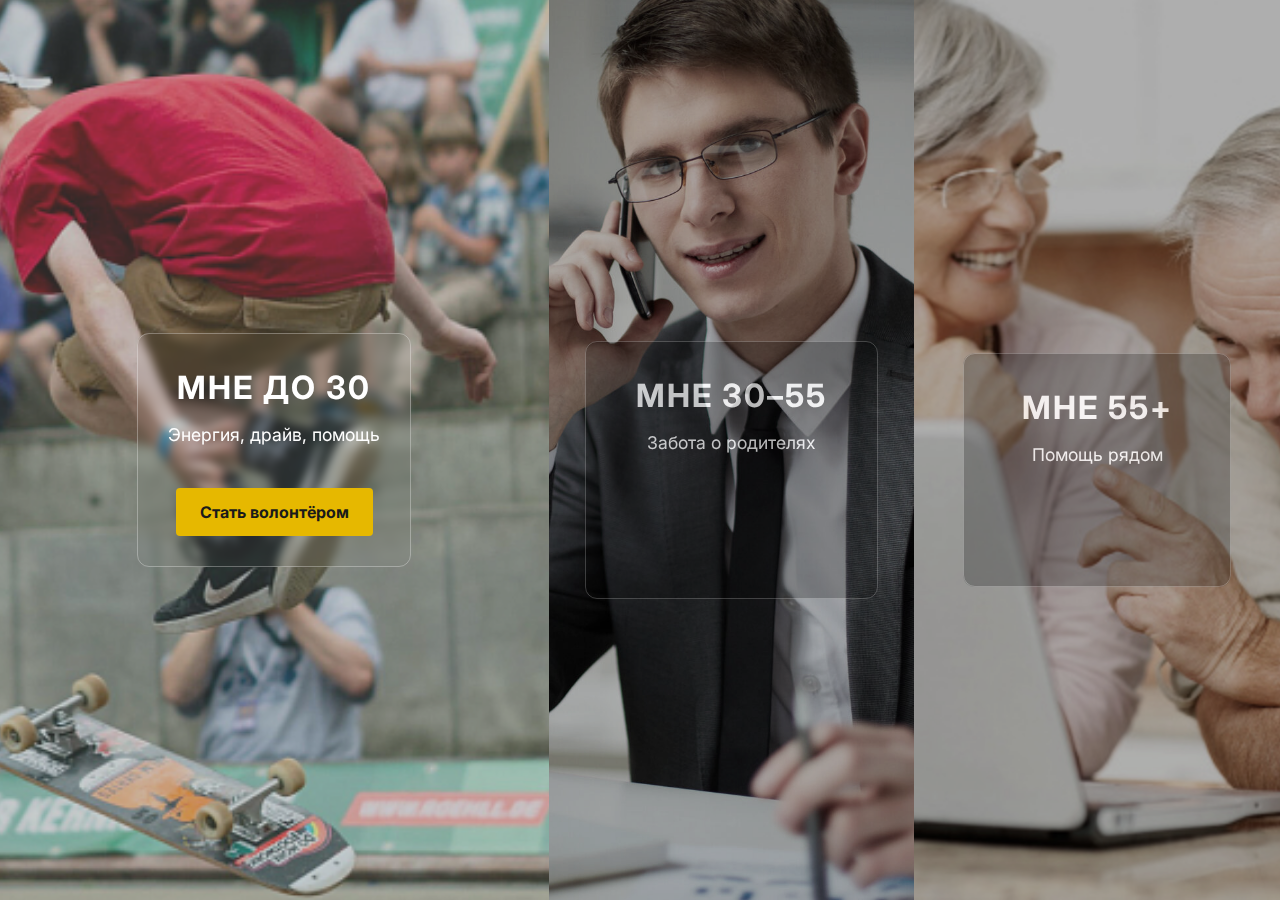
<file: index.html>
<!DOCTYPE html>
<html lang="ru">
<head>
    <meta charset="UTF-8">
    <meta name="viewport" content="width=device-width, initial-scale=1.0">
    <title>Tatani — Выбери свой путь</title>
    <link href="https://fonts.googleapis.com/css2?family=Inter:wght@400;600;800&display=swap" rel="stylesheet">
    <link rel="stylesheet" href="styles/style.css">
</head>
<body>

    <main class="split-screen">
        
        <!-- Секция 1: Молодежь -->
        <div class="split left">
            <div class="overlay">
                <div class="content-box">
                    <h2>Мне до 30</h2>
                    <p>Энергия, драйв, помощь</p>
                    <a href="teen.html" class="btn-reveal">Стать волонтёром</a>
                </div>
            </div>
            <img src="img/skate_do30.jpeg" alt="Молодежь" class="bg-image" onerror="this.src='https://images.unsplash.com/photo-1529070538774-1843cb3265df?auto=format&fit=crop&w=800&q=80'">
        </div>

        <!-- Секция 2: Родители -->
        <div class="split middle">
            <div class="overlay">
                <div class="content-box">
                    <h2>Мне 30–55</h2>
                    <p>Забота о родителях</p>
                    <a href="parents.html" class="btn-reveal">Позаботиться о родителях</a>
                </div>
            </div>
            <img src="img/30-55.jpg" alt="Родители" class="bg-image" onerror="this.src='https://images.unsplash.com/photo-1544027993-37dbfe43562a?auto=format&fit=crop&w=800&q=80'">
        </div>

        <!-- Секция 3: Пожилые -->
        <div class="split right">
            <div class="overlay">
                <div class="content-box">
                    <h2>Мне 55+</h2>
                    <p>Помощь рядом</p>
                    <a href="seniors.html" class="btn-reveal">Попросить помощь</a>
                </div>
            </div>
            <img src="img/55+.webp" alt="Пожилые" class="bg-image" onerror="this.src='https://images.unsplash.com/photo-1573497620053-ea5300f94f21?auto=format&fit=crop&w=800&q=80'">
        </div>
    </main>

    <script src="js/main.js"></script>
</body>
</html>
</file>
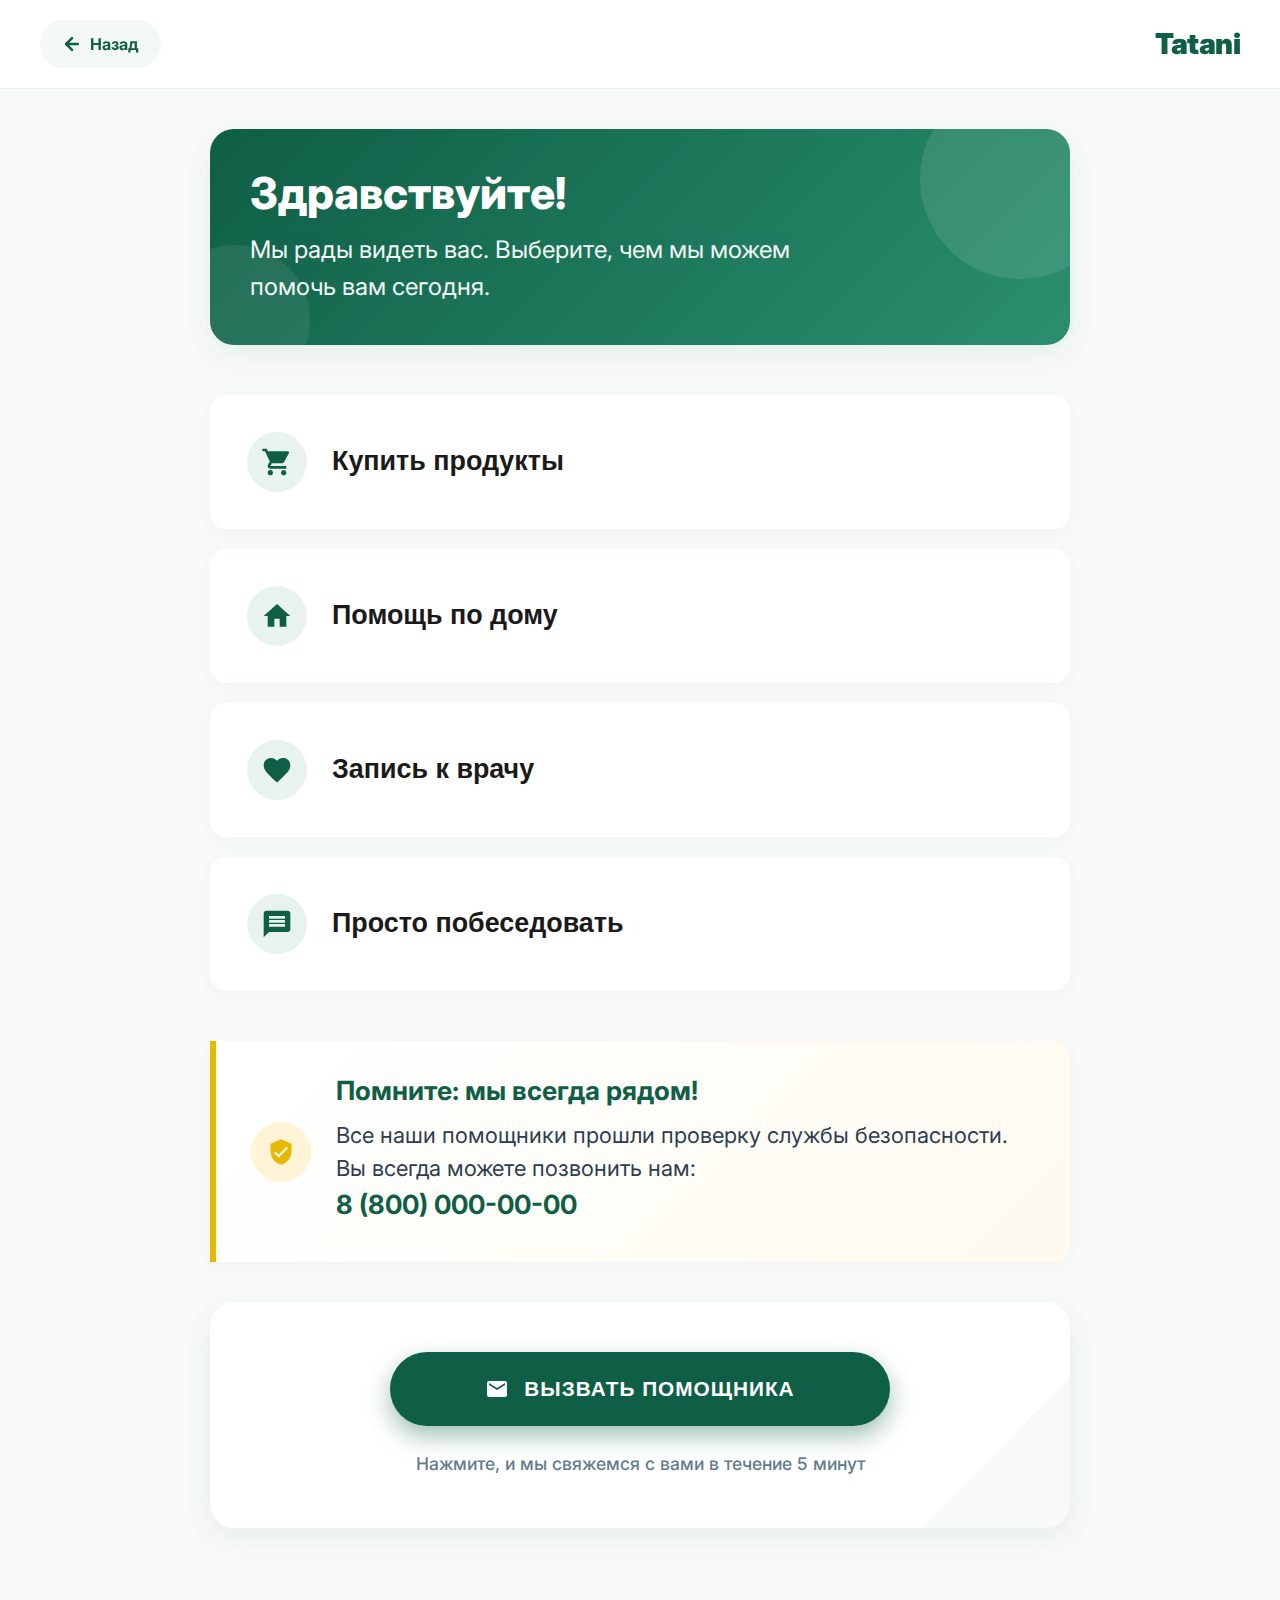
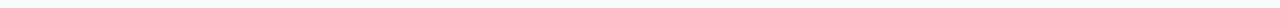
<file: grandparents_main.html>
<!DOCTYPE html>
<html lang="ru">
<head>
    <meta charset="UTF-8">
    <meta name="viewport" content="width=device-width, initial-scale=1.0">
    <title>Моя помощь — Tatani</title>
    <link href="https://fonts.googleapis.com/css2?family=Inter:wght@400;600;800&display=swap" rel="stylesheet">
    <link rel="stylesheet" href="styles/style.css">
</head>
<body class="mode-seniors">

    <header class="internal-header">
        <a href="index.html" class="btn-back">
            <svg width="20" height="20" viewBox="0 0 24 24" fill="none" stroke="currentColor" stroke-width="3" stroke-linecap="round" stroke-linejoin="round">
                <line x1="19" y1="12" x2="5" y2="12"></line>
                <polyline points="12 19 5 12 12 5"></polyline>
            </svg>
            Назад
        </a>
        <div class="logo">Tatani</div>
    </header>

    <div class="container internal-content">
        
        <div class="welcome-banner">
            <h1>Здравствуйте!</h1>
            <p>Мы рады видеть вас. Выберите, чем мы можем помочь вам сегодня.</p>
        </div>

        <div class="simple-actions">
            <!-- Кнопка 1: Продукты -->
            <button class="action-btn big">
                <span class="action-icon">
                    <svg viewBox="0 0 24 24">
                        <path d="M7 18c-1.1 0-1.99.9-1.99 2S5.9 22 7 22s2-.9 2-2-.9-2-2-2zM1 2v2h2l3.6 7.59-1.35 2.45c-.16.28-.25.61-.25.96 0 1.1.9 2 2 2h12v-2H7.42c-.14 0-.25-.11-.25-.25l.03-.12.9-1.63h7.45c.75 0 1.41-.41 1.75-1.03l3.58-6.49c.08-.14.12-.31.12-.48 0-.55-.45-1-1-1H5.21l-.94-2H1zm16 16c-1.1 0-1.99.9-1.99 2s.89 2 1.99 2 2-.9 2-2-.9-2-2-2z"/>
                    </svg>
                </span>
                <span class="action-text">Купить продукты</span>
            </button>

            <!-- Кнопка 2: Дом -->
            <button class="action-btn big">
                <span class="action-icon">
                    <svg viewBox="0 0 24 24">
                        <path d="M10 20v-6h4v6h5v-8h3L12 3 2 12h3v8z"/>
                    </svg>
                </span>
                <span class="action-text">Помощь по дому</span>
            </button>

            <!-- Кнопка 3: Врач -->
            <button class="action-btn big">
                <span class="action-icon">
                    <svg viewBox="0 0 24 24">
                        <path d="M12 21.35l-1.45-1.32C5.4 15.36 2 12.28 2 8.5 2 5.42 4.42 3 7.5 3c1.74 0 3.41.81 4.5 2.09C13.09 3.81 14.76 3 16.5 3 19.58 3 22 5.42 22 8.5c0 3.78-3.4 6.86-8.55 11.54L12 21.35z"/>
                    </svg>
                </span>
                <span class="action-text">Запись к врачу</span>
            </button>

            <!-- Кнопка 4: Общение -->
            <button class="action-btn big">
                <span class="action-icon">
                    <svg viewBox="0 0 24 24">
                        <path d="M20 2H4c-1.1 0-1.99.9-1.99 2L2 22l4-4h14c1.1 0 2-.9 2-2V4c0-1.1-.9-2-2-2zm-2 12H6v-2h12v2zm0-3H6V9h12v2zm0-3H6V6h12v2z"/>
                    </svg>
                </span>
                <span class="action-text">Просто побеседовать</span>
            </button>
        </div>

        <div class="trust-reminder">
            <div class="trust-icon-box">
                <svg width="28" height="28" viewBox="0 0 24 24" fill="currentColor">
                    <path d="M12 1L3 5v6c0 5.55 3.84 10.74 9 12 5.16-1.26 9-6.45 9-12V5l-9-4zm-2 16l-4-4 1.41-1.41L10 14.17l6.59-6.59L18 9l-8 8z"/>
                </svg>
            </div>
            <div>
                <strong>Помните: мы всегда рядом!</strong>
                <p>Все наши помощники прошли проверку службы безопасности. Вы всегда можете позвонить нам: <strong>8 (800) 000-00-00</strong></p>
            </div>
        </div>

        <div class="cta-block">
            <button class="cta-big">
                <svg viewBox="0 0 24 24">
                    <path d="M20 4H4c-1.1 0-1.99.9-1.99 2L2 18c0 1.1.9 2 2 2h16c1.1 0 2-.9 2-2V6c0-1.1-.9-2-2-2zm0 4l-8 5-8-5V6l8 5 8-5v2z"/>
                </svg>
                Вызвать помощника
            </button>
            <p class="support-text">Нажмите, и мы свяжемся с вами в течение 5 минут</p>
        </div>
    </div>

    <script src="js/main.js"></script>
</body>
</html>
</file>
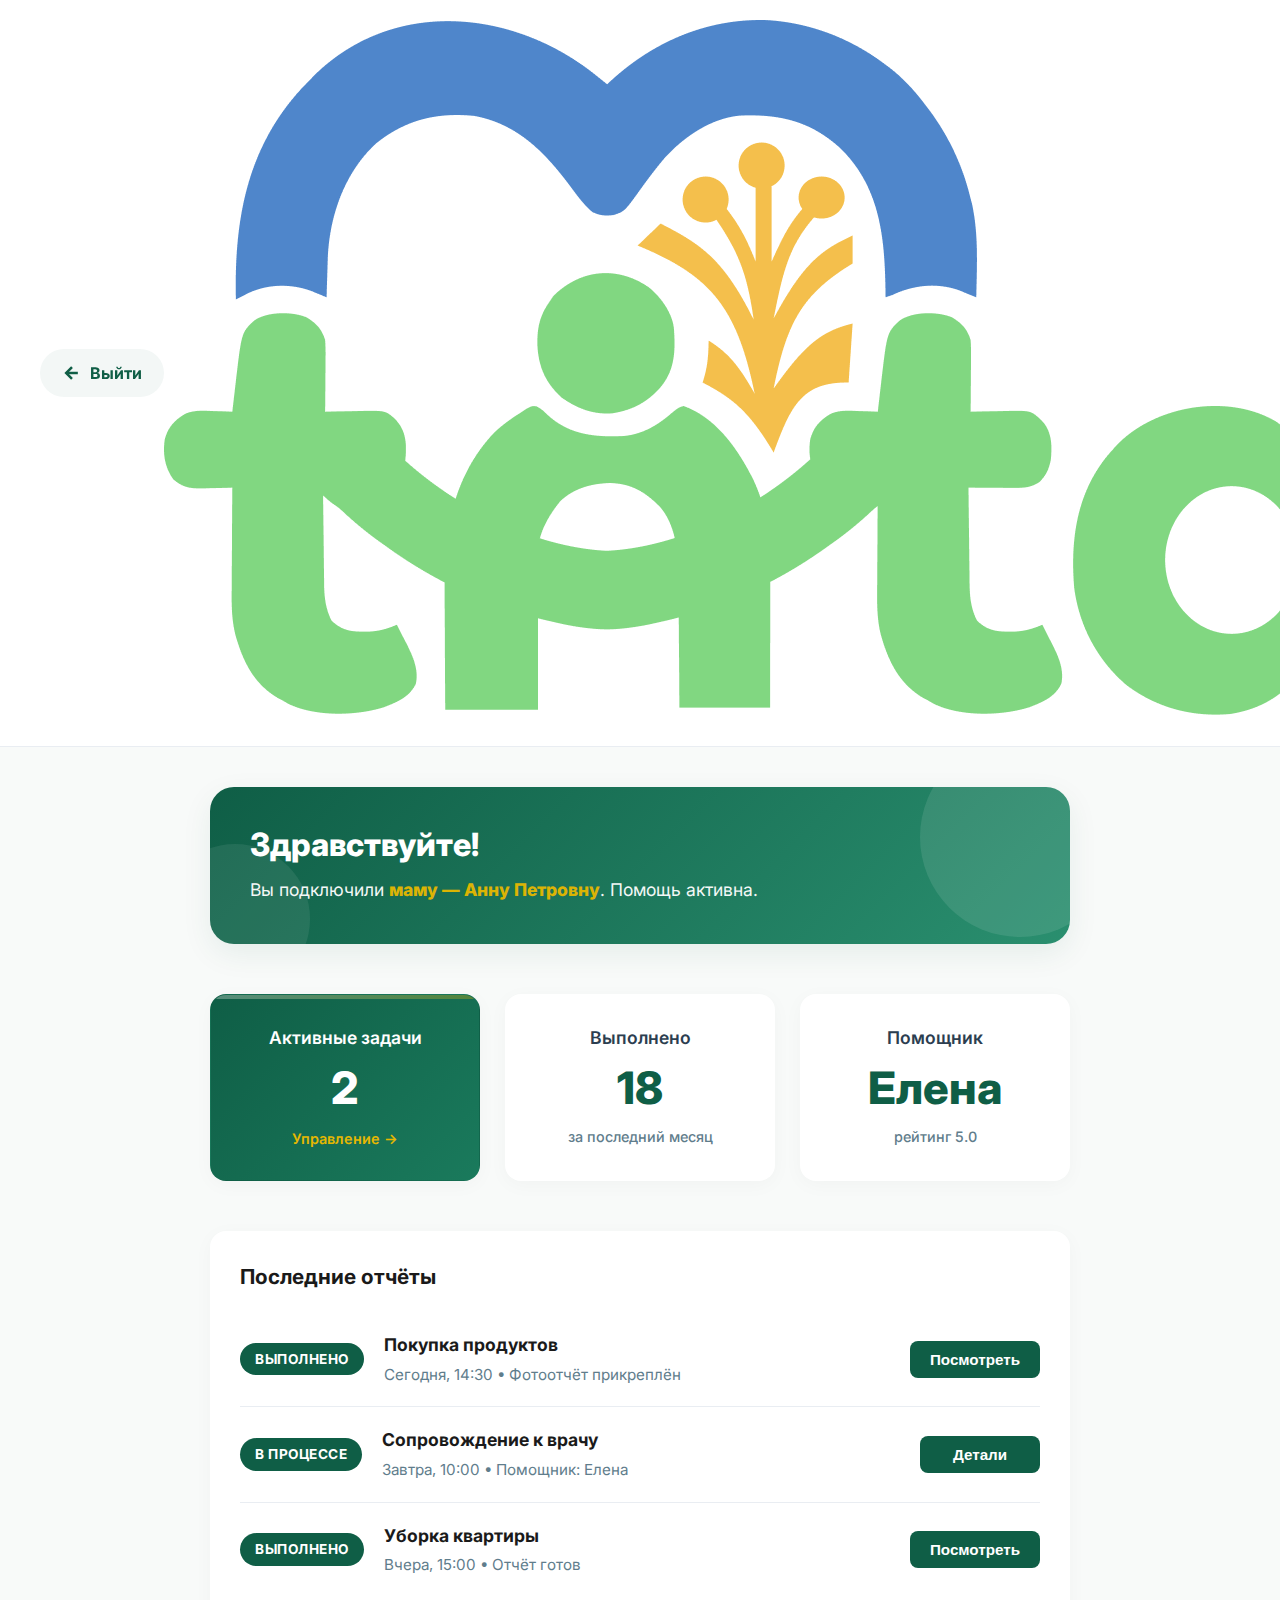
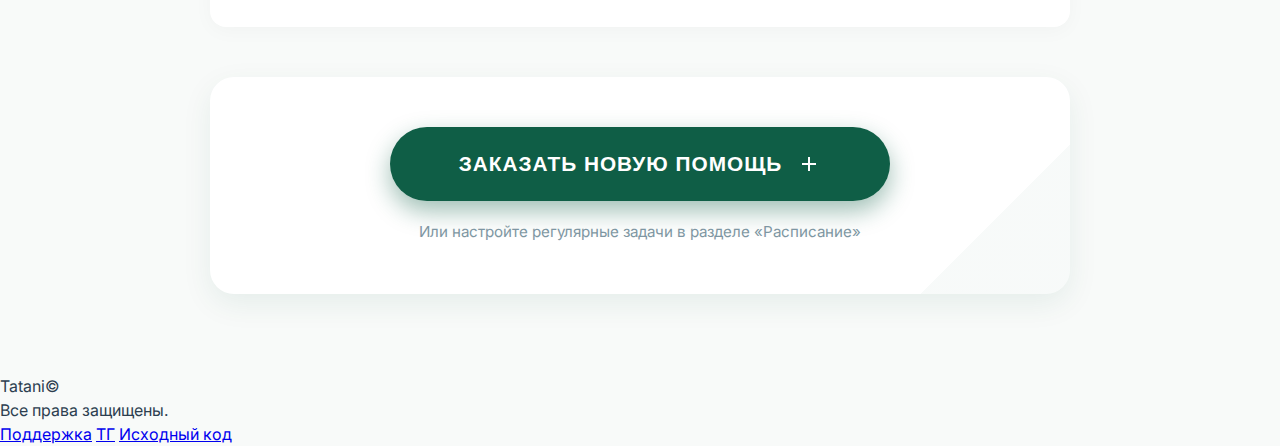
<file: parent_main.html>
<!DOCTYPE html>
<html lang="ru">
<head>
    <meta charset="UTF-8">
    <meta name="viewport" content="width=device-width, initial-scale=1.0">
    <title>Мой профиль — Tatani</title>
    <link rel="icon" type="image/x-icon" href="img/favicon.ico">
    <link href="https://fonts.googleapis.com/css2?family=Inter:wght@400;600;800&display=swap" rel="stylesheet">
    <link rel="stylesheet" href="styles/style.css">
</head>
<body class="mode-parents">

    <header class="internal-header">
        <a href="index.html" class="btn-back">
            <svg width="20" height="20" viewBox="0 0 24 24" fill="none" stroke="currentColor" stroke-width="3">
                <line x1="19" y1="12" x2="5" y2="12"></line>
                <polyline points="12 19 5 12 12 5"></polyline>
            </svg>
            Выйти
        </a>
        <a href="index.html" class="logo">
            <img src="img/tatani.png" alt="Tatani">
        </a>
    </header>

    <div class="container internal-content">
        <div class="welcome-banner">
            <h1>Здравствуйте!</h1>
            <p>Вы подключили <strong>маму — Анну Петровну</strong>. Помощь активна.</p>
        </div>

        <div class="dashboard-grid">
            <div class="dash-card primary">
                <h3>Активные задачи</h3>
                <p class="dash-num">2</p>
                <a href="#" class="dash-link">Управление →</a>
            </div>
            <div class="dash-card">
                <h3>Выполнено</h3>
                <p class="dash-num">18</p>
                <p class="dash-sub">за последний месяц</p>
            </div>
            <div class="dash-card">
                <h3>Помощник</h3>
                <p class="dash-num">Елена</p>
                <p class="dash-sub">рейтинг 5.0</p>
            </div>
        </div>

        <div class="tasks-preview">
            <h3>Последние отчёты</h3>
            <div class="task-item">
                <span class="task-tag">Выполнено</span>
                <div>
                    <strong>Покупка продуктов</strong>
                    <p>Сегодня, 14:30 • Фотоотчёт прикреплён</p>
                </div>
                <button class="btn-small">Посмотреть</button>
            </div>
            <div class="task-item">
                <span class="task-tag">В процессе</span>
                <div>
                    <strong>Сопровождение к врачу</strong>
                    <p>Завтра, 10:00 • Помощник: Елена</p>
                </div>
                <button class="btn-small">Детали</button>
            </div>
            <div class="task-item">
                <span class="task-tag">Выполнено</span>
                <div>
                    <strong>Уборка квартиры</strong>
                    <p>Вчера, 15:00 • Отчёт готов</p>
                </div>
                <button class="btn-small">Посмотреть</button>
            </div>
        </div>

        <div class="cta-block">
            <button class="cta-big">
                Заказать новую помощь
                <svg viewBox="0 0 24 24">
                    <path d="M19 13h-6v6h-2v-6H5v-2h6V5h2v6h6v2z"/>
                </svg>
            </button>
            <p class="small-text">Или настройте регулярные задачи в разделе «Расписание»</p>
        </div>
    </div>
    <div class="footer">
        <p class="copyright">Tatani©<br>Все права защищены.</p>
        <ul class="links">
            <a href="https://t.me/tatanibot" class="link first">Поддержка</a>
            <a href="https://t.me/tatani_official" class="link">ТГ</a>
            <a href="https://github.com/axcegao/Hakaton2026" class="link">Исходный код</a>
        </ul>
    </div>
    <script src="js/main.js"></script>
</body>
</html>
</file>
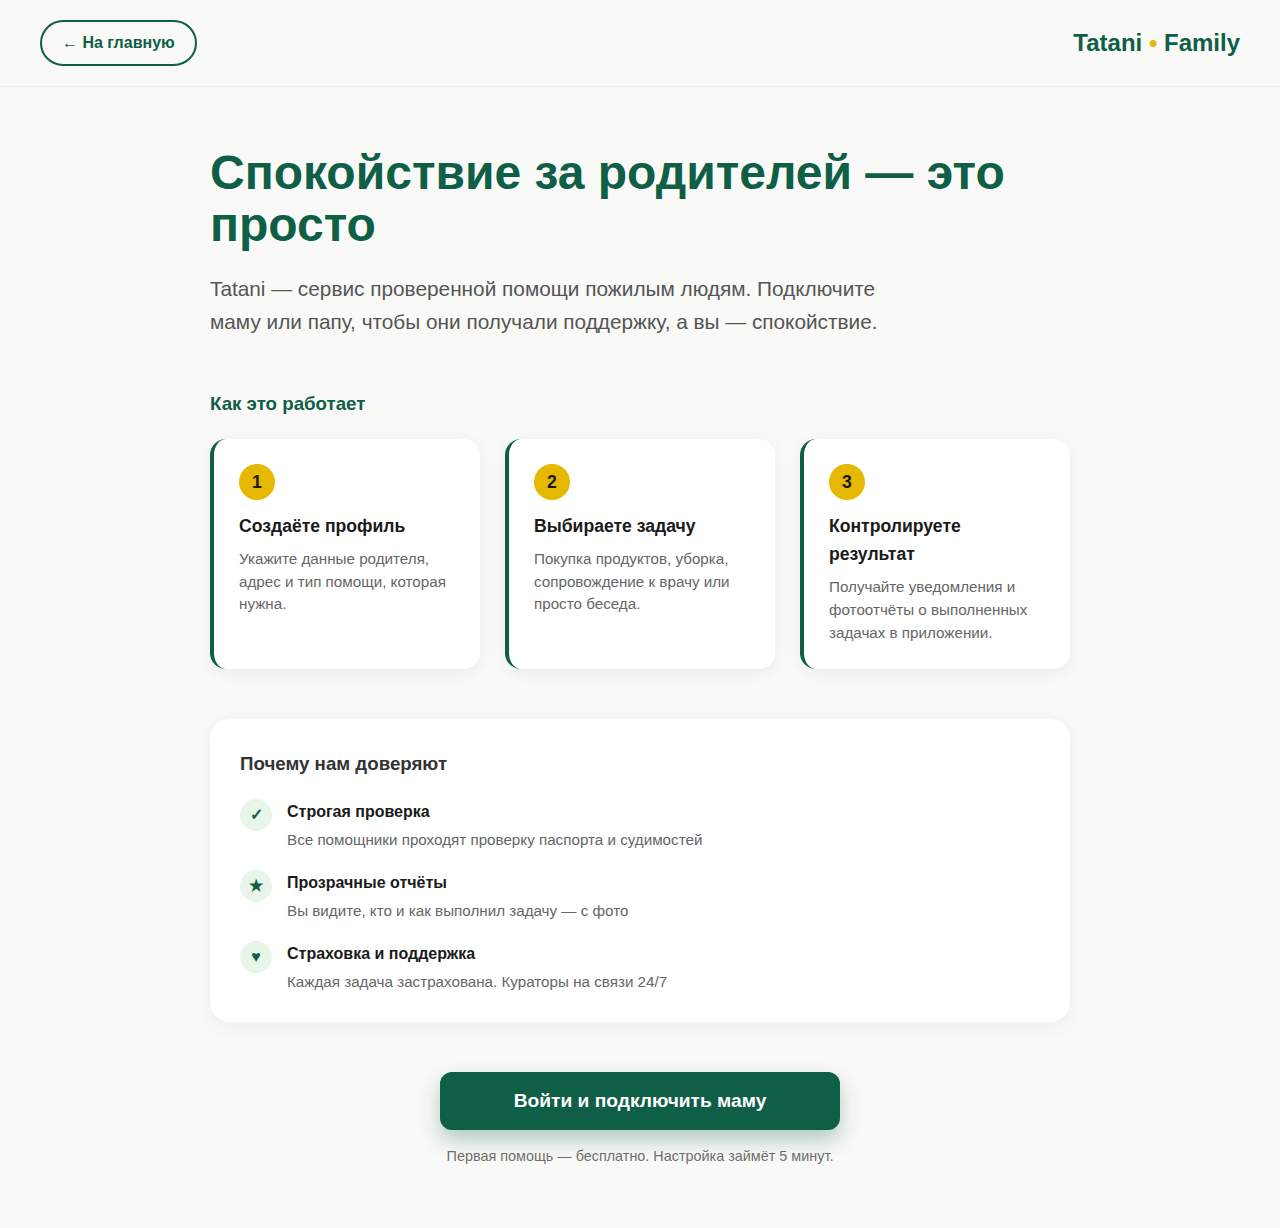
<file: parents.html>
<!DOCTYPE html>
<html lang="ru">
<head>
    <meta charset="UTF-8">
    <meta name="viewport" content="width=device-width, initial-scale=1.0">
    <title>Tatani — Забота о близких</title>
    <link rel="stylesheet" href="style.css">
</head>
<body class="mode-parents">

    <header class="internal-header">
        <a href="index.html" class="btn-back">← На главную</a>
        <div class="logo">Tatani <span class="dot">•</span> Family</div>
    </header>

    <div class="container internal-content">
        <h1>Спокойствие за родителей — это просто</h1>
        
        <p class="lead">
            Tatani — сервис проверенной помощи пожилым людям. 
            Подключите маму или папу, чтобы они получали поддержку, а вы — спокойствие.
        </p>

        <h3 style="color: var(--color-emerald); margin: 40px 0 20px;">Как это работает</h3>
        <div class="steps-grid">
            <div class="step-card">
                <span class="step-num">1</span>
                <h4>Создаёте профиль</h4>
                <p>Укажите данные родителя, адрес и тип помощи, которая нужна.</p>
            </div>
            <div class="step-card">
                <span class="step-num">2</span>
                <h4>Выбираете задачу</h4>
                <p>Покупка продуктов, уборка, сопровождение к врачу или просто беседа.</p>
            </div>
            <div class="step-card">
                <span class="step-num">3</span>
                <h4>Контролируете результат</h4>
                <p>Получайте уведомления и фотоотчёты о выполненных задачах в приложении.</p>
            </div>
        </div>

        <div class="trust-section">
            <h3 style="margin-bottom: 20px;">Почему нам доверяют</h3>
            <div class="trust-grid">
                <div class="trust-item">
                    <span class="trust-icon">✓</span>
                    <div><strong>Строгая проверка</strong><p>Все помощники проходят проверку паспорта и судимостей</p></div>
                </div>
                <div class="trust-item">
                    <span class="trust-icon">★</span>
                    <div><strong>Прозрачные отчёты</strong><p>Вы видите, кто и как выполнил задачу — с фото</p></div>
                </div>
                <div class="trust-item">
                    <span class="trust-icon">♥</span>
                    <div><strong>Страховка и поддержка</strong><p>Каждая задача застрахована. Кураторы на связи 24/7</p></div>
                </div>
            </div>
        </div>

        <div class="cta-block">
            <button class="cta-big open-auth" data-target="parent_main.html">Войти и подключить маму</button>
            <p class="small-text">Первая помощь — бесплатно. Настройка займёт 5 минут.</p>
        </div>
    </div>

    <!-- Модальное окно авторизации -->
    <div id="auth-modal" class="modal-overlay">
        <div class="modal-content">
            <button class="close-modal" id="close-modal">&times;</button>
            <div class="modal-header">
                <h3>Вход для родственников</h3>
                <p id="modal-desc">Авторизуйтесь, чтобы подключить близкого</p>
            </div>
            <form id="login-form">
                <div class="form-group">
                    <label for="email">Ваша почта</label>
                    <input type="email" id="email" placeholder="email@gmail.com">
                </div>
                <div class="form-group">
                    <label for="password">Пароль</label>
                    <input type="password" id="password" placeholder="••••••••">
                </div>
                <div id="error-msg" class="error-msg"></div>
                <button type="submit" class="cta-big full-width">Войти</button>
            </form>
            <p class="small-text" style="text-align: center; margin-top: 15px;">
                Нет аккаунта? <a href="#" style="color: var(--color-emerald);">Зарегистрироваться</a>
            </p>
        </div>
    </div>

    <script src="main.js"></script>
</body>
</html>
</file>
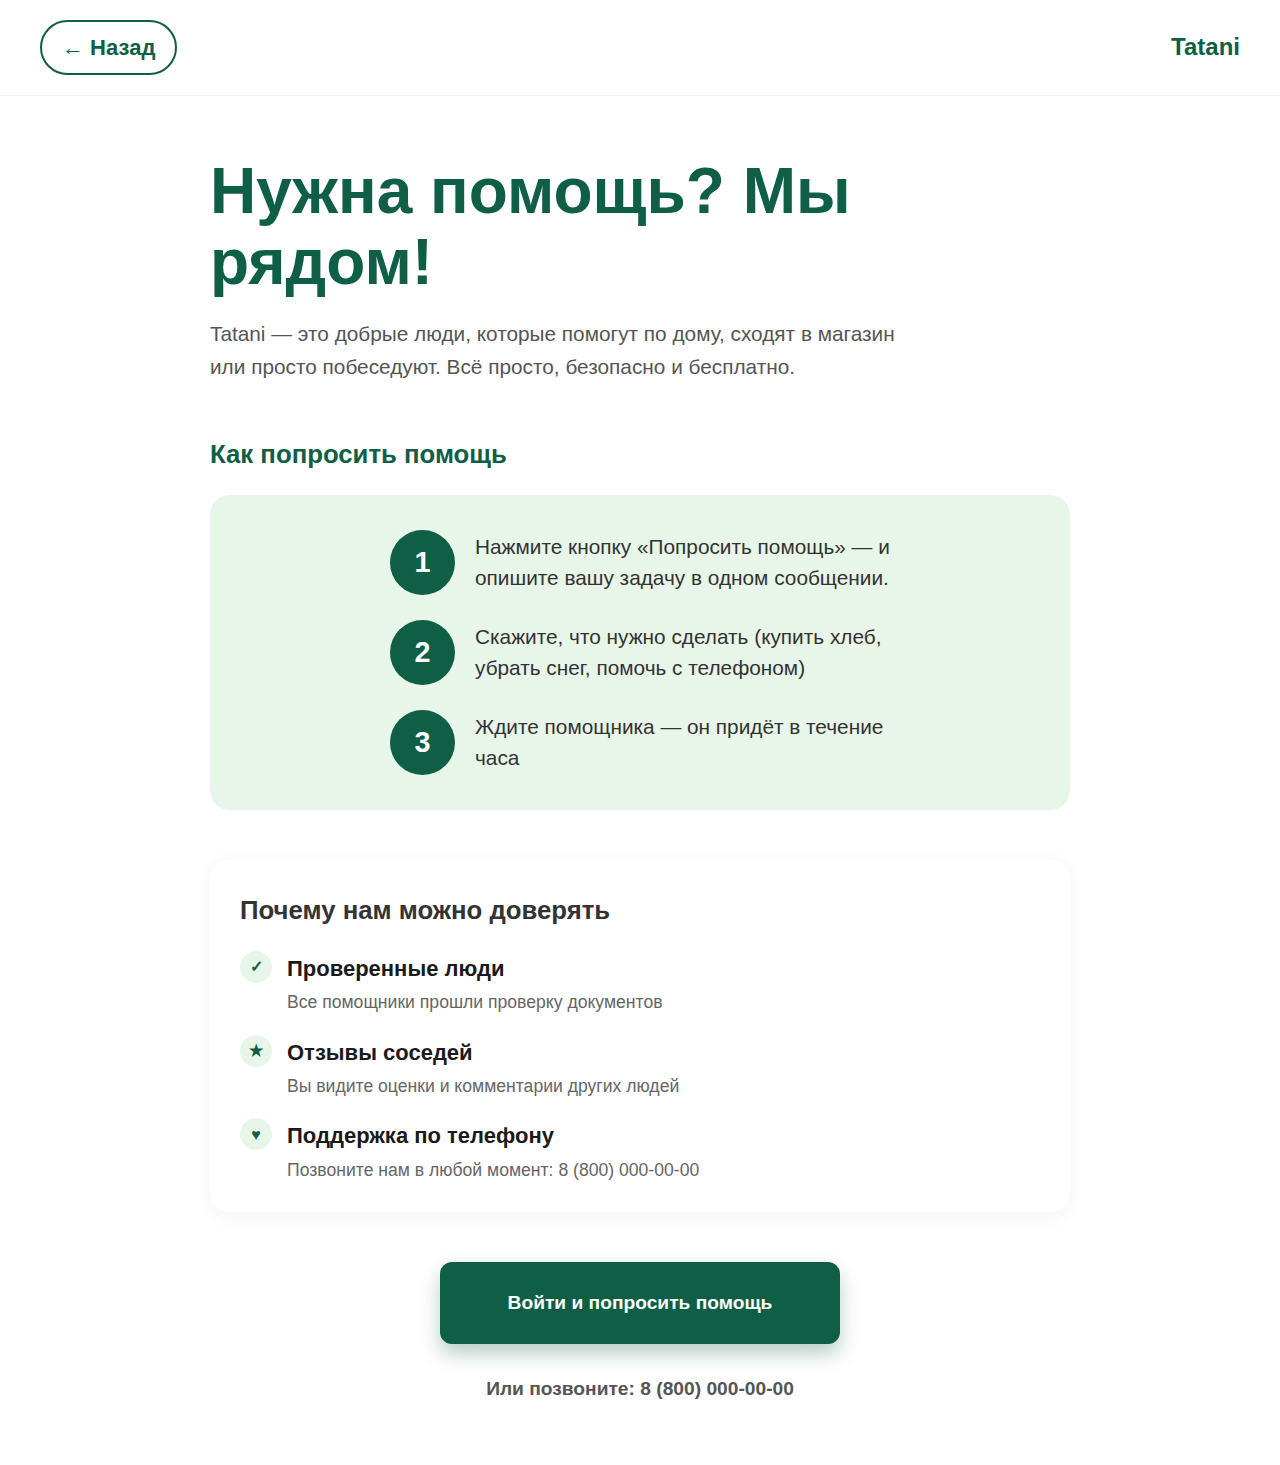
<file: seniors.html>
<!DOCTYPE html>
<html lang="ru">
<head>
    <meta charset="UTF-8">
    <meta name="viewport" content="width=device-width, initial-scale=1.0">
    <title>Tatani — Помощь рядом</title>
    <link rel="stylesheet" href="style.css">
</head>
<body class="mode-seniors">

    <header class="internal-header">
        <a href="index.html" class="btn-back">← Назад</a>
        <div class="logo">Tatani</div>
    </header>

    <div class="container internal-content">
        <h1>Нужна помощь? Мы рядом!</h1>
        
        <p class="lead">
            Tatani — это добрые люди, которые помогут по дому, сходят в магазин или просто побеседуют. 
            Всё просто, безопасно и бесплатно.
        </p>

        <h3 style="color: var(--color-emerald); margin: 40px 0 20px;">Как попросить помощь</h3>
        <div class="simple-steps">
            <div class="simple-step">
                <span class="step-circle">1</span>
                <p>Нажмите кнопку «Попросить помощь» — и опишите вашу задачу в одном сообщении.</p>
            </div>
            <div class="simple-step">
                <span class="step-circle">2</span>
                <p>Скажите, что нужно сделать (купить хлеб, убрать снег, помочь с телефоном)</p>
            </div>
            <div class="simple-step">
                <span class="step-circle">3</span>
                <p>Ждите помощника — он придёт в течение часа</p>
            </div>
        </div>

        <div class="trust-section">
            <h3 style="margin-bottom: 20px;">Почему нам можно доверять</h3>
            <div class="trust-grid">
                <div class="trust-item">
                    <span class="trust-icon">✓</span>
                    <div><strong>Проверенные люди</strong><p>Все помощники прошли проверку документов</p></div>
                </div>
                <div class="trust-item">
                    <span class="trust-icon">★</span>
                    <div><strong>Отзывы соседей</strong><p>Вы видите оценки и комментарии других людей</p></div>
                </div>
                <div class="trust-item">
                    <span class="trust-icon">♥</span>
                    <div><strong>Поддержка по телефону</strong><p>Позвоните нам в любой момент: 8 (800) 000-00-00</p></div>
                </div>
            </div>
        </div>

        <div class="cta-block">
            <button class="cta-big open-auth" data-target="grandparents_main.html">Войти и попросить помощь</button>
            <p class="support-text">Или позвоните: <strong>8 (800) 000-00-00</strong></p>
        </div>
    </div>

    <!-- Модальное окно авторизации (упрощённое) -->
    <div id="auth-modal" class="modal-overlay">
        <div class="modal-content">
            <button class="close-modal" id="close-modal">&times;</button>
            <div class="modal-header">
                <h3>Вход для получения помощи</h3>
                <p id="modal-desc">Введите номер телефона, чтобы мы могли с вами связаться</p>
            </div>
            <form id="login-form">
                <div class="form-group">
                    <label for="email">Ваша почта</label>
                    <input type="email" id="email" placeholder="email@gmail.com">
                </div>
                <div class="form-group">
                    <label for="password">Пароль (если есть)</label>
                    <input type="password" id="password" placeholder="••••••••">
                </div>
                <div id="error-msg" class="error-msg"></div>
                <button type="submit" class="cta-big full-width">Продолжить</button>
            </form>
            <p class="small-text" style="text-align: center; margin-top: 15px;">
                Нет пароля? <a href="#" style="color: var(--color-emerald);">Получить код</a>
            </p>
        </div>
    </div>

    <script src="main.js"></script>
</body>
</html>
</file>
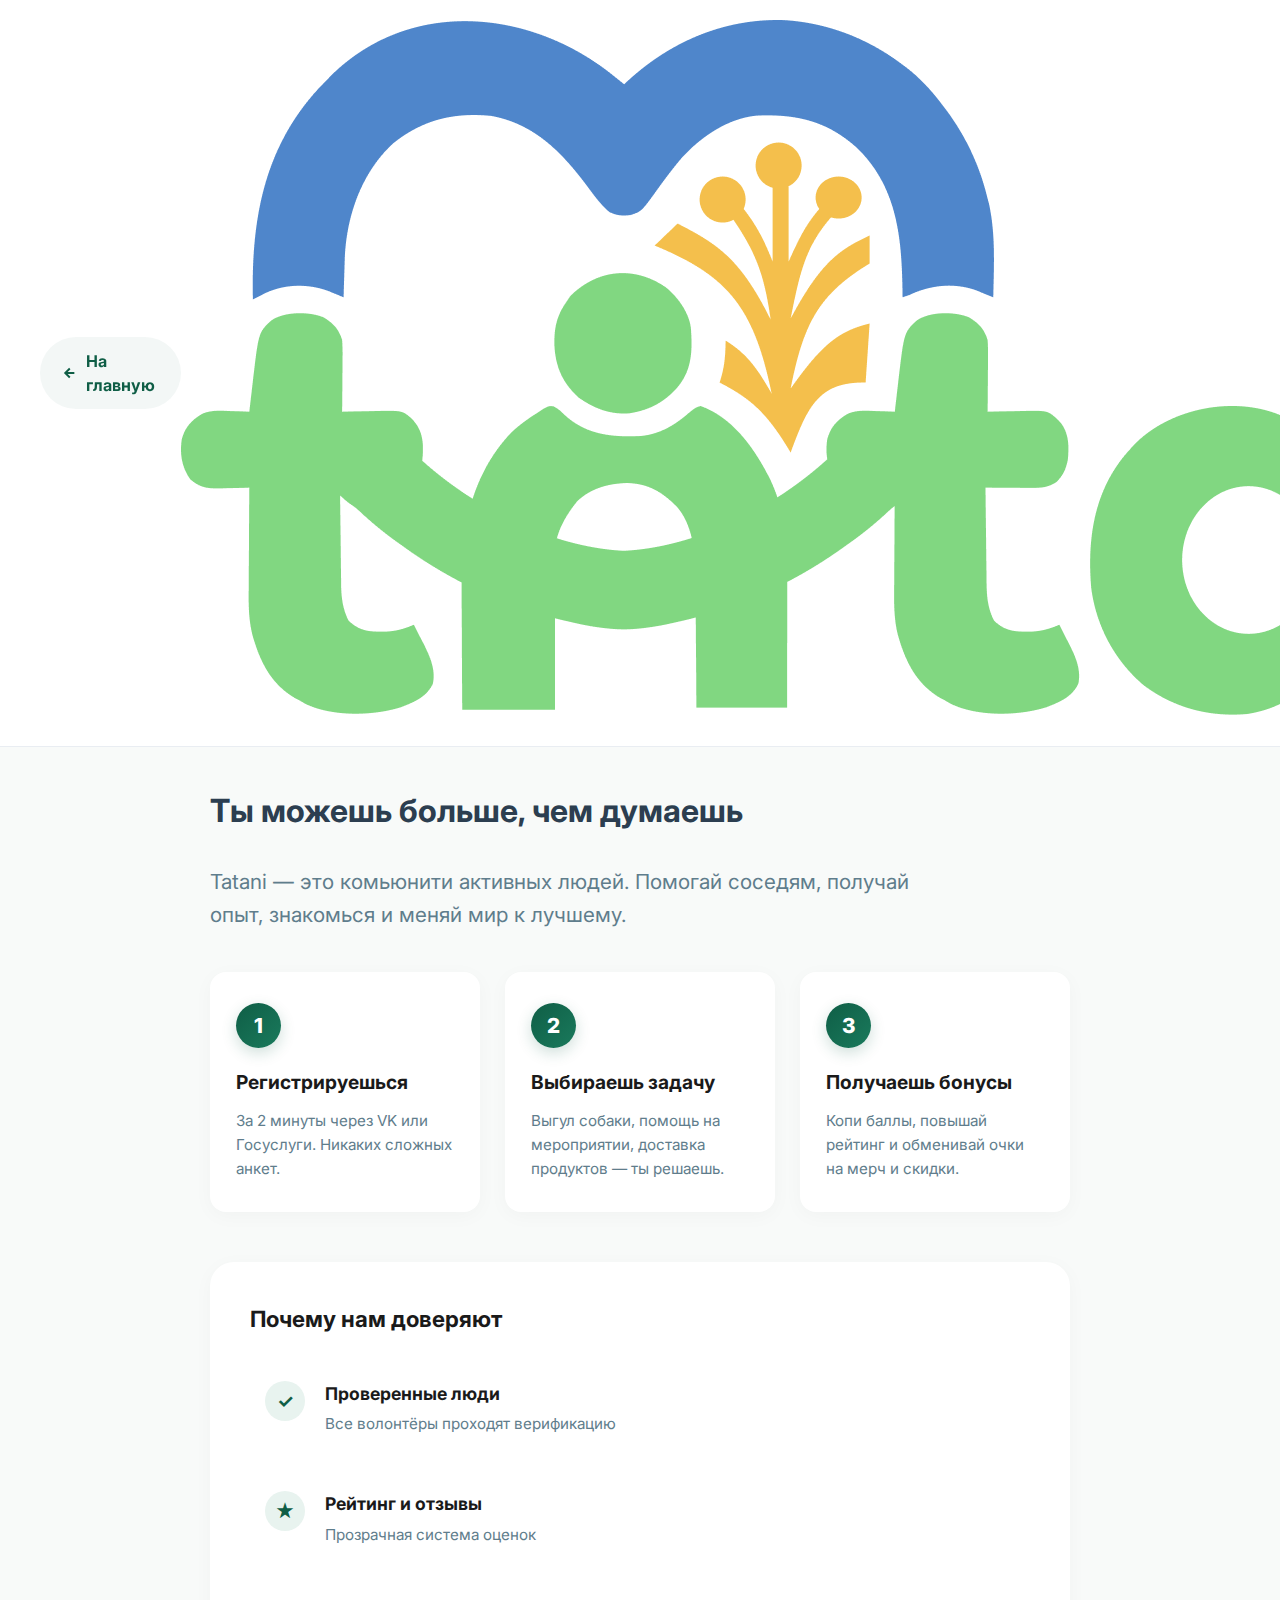
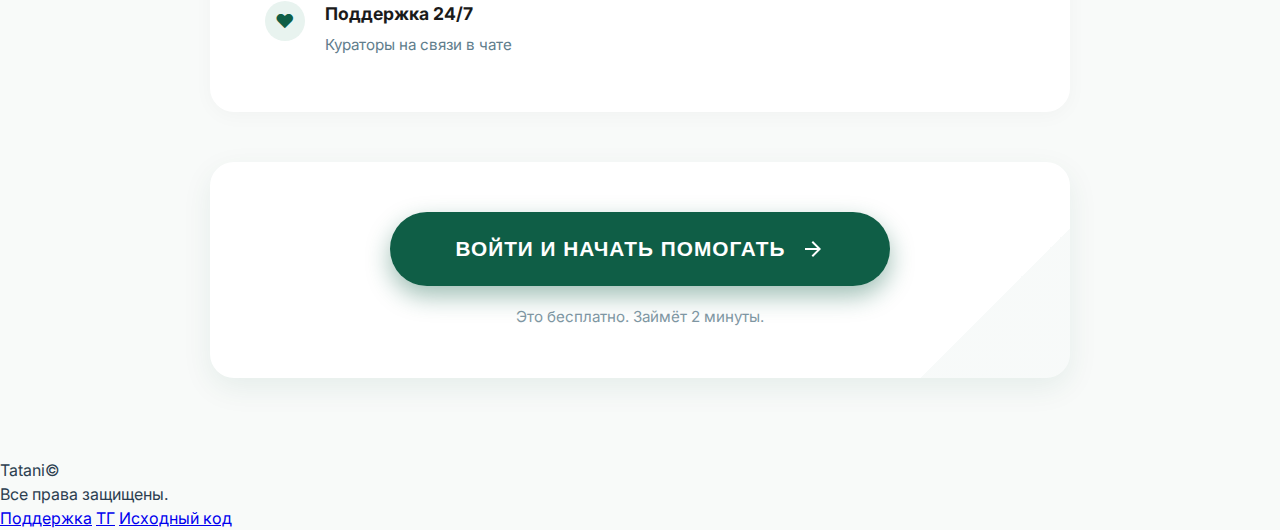
<file: teen.html>
<!DOCTYPE html>
<html lang="ru">
<head>
    <meta charset="UTF-8">
    <meta name="viewport" content="width=device-width, initial-scale=1.0">
    <title>Tatani — Волонтёрам</title>
    <link rel="icon" type="image/x-icon" href="img/favicon.ico">
    <link href="https://fonts.googleapis.com/css2?family=Inter:wght@400;600;800&display=swap" rel="stylesheet">
    <link rel="stylesheet" href="styles/style.css">
</head>
<body class="mode-youth">

    <header class="internal-header">
        <a href="index.html" class="btn-back">
            <svg width="20" height="20" viewBox="0 0 24 24" fill="none" stroke="currentColor" stroke-width="3">
                <line x1="19" y1="12" x2="5" y2="12"></line>
                <polyline points="12 19 5 12 12 5"></polyline>
            </svg>
            На главную
        </a>
        <a href="index.html" class="logo">
            <img src="img/tatani.png" alt="Tatani">
        </a>
    </header>

    <div class="container internal-content">
        <h1>Ты можешь больше, чем думаешь</h1>
        
        <p class="lead">
            Tatani — это комьюнити активных людей. Помогай соседям, получай опыт, 
            знакомься и меняй мир к лучшему.
        </p>

        <div class="steps-grid">
            <div class="step-card">
                <span class="step-num">1</span>
                <h4>Регистрируешься</h4>
                <p>За 2 минуты через VK или Госуслуги. Никаких сложных анкет.</p>
            </div>
            <div class="step-card">
                <span class="step-num">2</span>
                <h4>Выбираешь задачу</h4>
                <p>Выгул собаки, помощь на мероприятии, доставка продуктов — ты решаешь.</p>
            </div>
            <div class="step-card">
                <span class="step-num">3</span>
                <h4>Получаешь бонусы</h4>
                <p>Копи баллы, повышай рейтинг и обменивай очки на мерч и скидки.</p>
            </div>
        </div>

        <div class="trust-section">
            <h3>Почему нам доверяют</h3>
            <div class="trust-grid">
                <div class="trust-item">
                    <span class="trust-icon">✓</span>
                    <div>
                        <strong>Проверенные люди</strong>
                        <p>Все волонтёры проходят верификацию</p>
                    </div>
                </div>
                <div class="trust-item">
                    <span class="trust-icon">★</span>
                    <div>
                        <strong>Рейтинг и отзывы</strong>
                        <p>Прозрачная система оценок</p>
                    </div>
                </div>
                <div class="trust-item">
                    <span class="trust-icon">♥</span>
                    <div>
                        <strong>Поддержка 24/7</strong>
                        <p>Кураторы на связи в чате</p>
                    </div>
                </div>
            </div>
        </div>

        <div class="cta-block">
            <button class="cta-big open-auth" data-target="teen_main.html">
                Войти и начать помогать
                <svg viewBox="0 0 24 24">
                    <path d="M12 4l-1.41 1.41L16.17 11H4v2h12.17l-5.58 5.59L12 20l8-8z"/>
                </svg>
            </button>
            <p class="small-text">Это бесплатно. Займёт 2 минуты.</p>
        </div>
    </div>

    <!-- Модальное окно авторизации -->
    <div id="auth-modal" class="modal-overlay">
        <div class="modal-content">
            <button class="close-modal" id="close-modal">&times;</button>
            <div class="modal-header">
                <h3>Вход для волонтёров</h3>
                <p id="modal-desc">Авторизуйтесь, чтобы начать помогать</p>
            </div>
            <form id="login-form">
                <div class="form-group">
                    <label for="email">Ваша почта</label>
                    <input type="email" id="email" placeholder="email@gmail.com">
                </div>
                <div class="form-group">
                    <label for="password">Пароль</label>
                    <input type="password" id="password" placeholder="••••••••">
                </div>
                <div id="error-msg" class="error-msg"></div>
                <button type="submit" class="cta-big full-width">Войти</button>
            </form>
            <p class="small-text" style="text-align: center; margin-top: 15px;">
                Нет аккаунта? <a href="#" style="color: var(--color-emerald);">Зарегистрироваться</a>
            </p>
        </div>
    </div>
    <div class="footer">
        <p class="copyright">Tatani©<br>Все права защищены.</p>
        <ul class="links">
            <a href="https://t.me/tatanibot" class="link first">Поддержка</a>
            <a href="https://t.me/tatani_official" class="link">ТГ</a>
            <a href="https://github.com/axcegao/Hakaton2026" class="link">Исходный код</a>
        </ul>
    </div>
    <script src="js/main.js"></script>
</body>
</html>
</file>
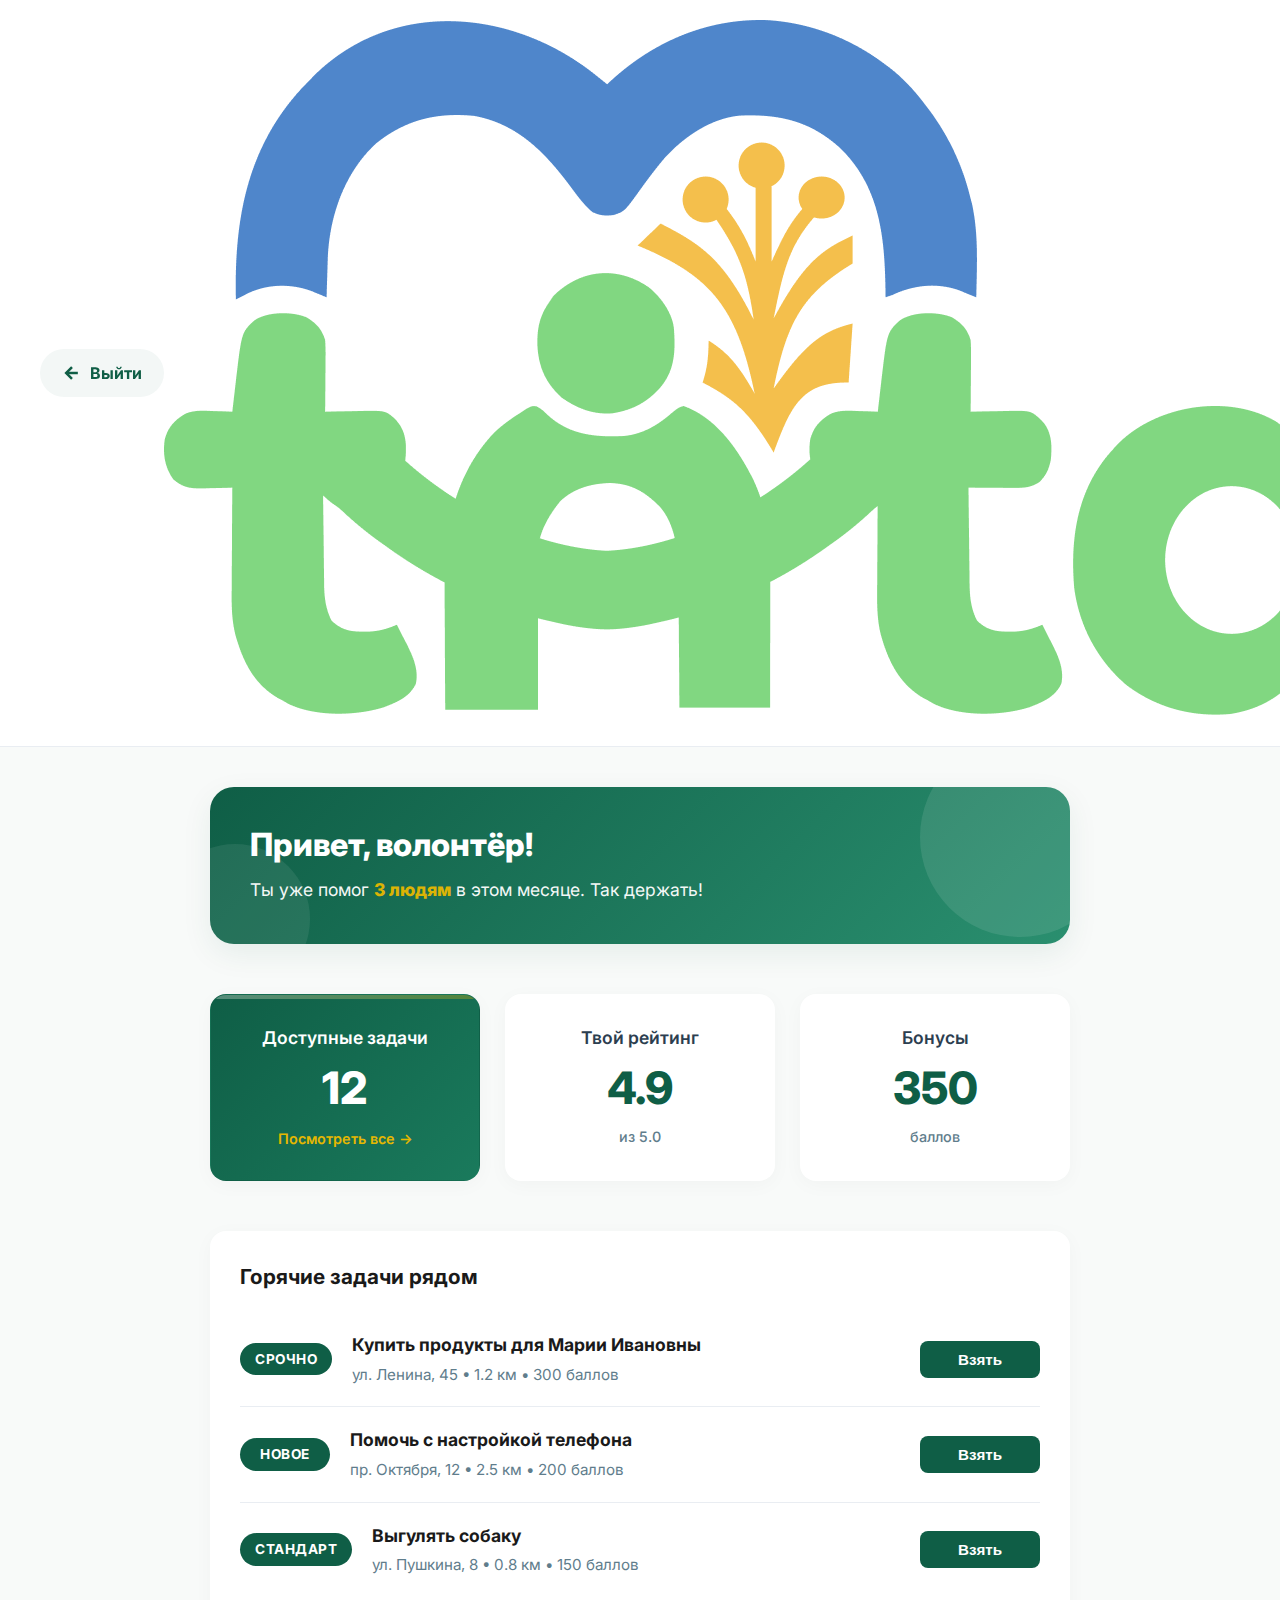
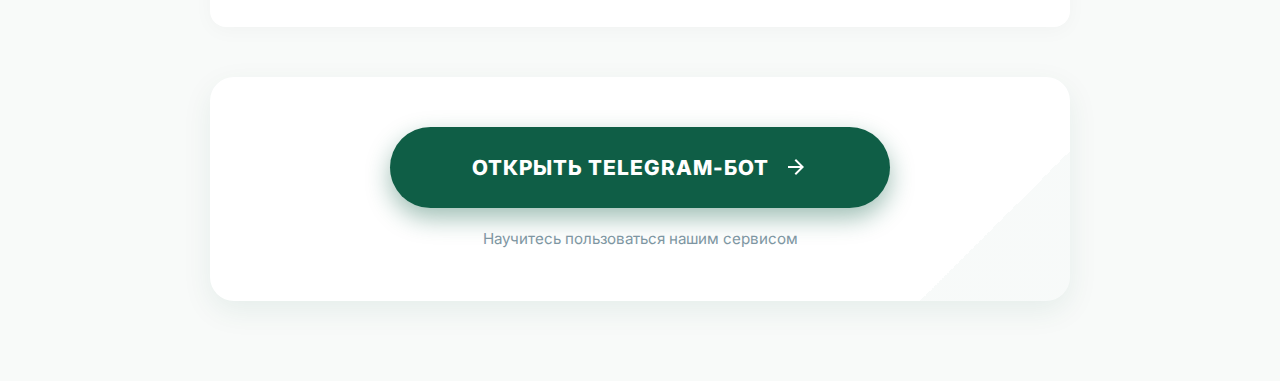
<file: teen_main.html>
<!DOCTYPE html>
<html lang="ru">
<head>
    <meta charset="UTF-8">
    <meta name="viewport" content="width=device-width, initial-scale=1.0">
    <title>Мой профиль — Tatani</title>
    <link href="https://fonts.googleapis.com/css2?family=Inter:wght@400;600;800&display=swap" rel="stylesheet">
    <link rel="stylesheet" href="styles/style.css">
</head>
<body class="mode-youth">

    <header class="internal-header">
        <a href="index.html" class="btn-back">
            <svg width="20" height="20" viewBox="0 0 24 24" fill="none" stroke="currentColor" stroke-width="3">
                <line x1="19" y1="12" x2="5" y2="12"></line>
                <polyline points="12 19 5 12 12 5"></polyline>
            </svg>
            Выйти
        </a>
        <div class="logo">
            <img src="img/tatani.png" alt="Tatani">
        </div>
    </header>

    <div class="container internal-content">
        <div class="welcome-banner">
            <h1>Привет, волонтёр!</h1>
            <p>Ты уже помог <strong>3 людям</strong> в этом месяце. Так держать!</p>
        </div>

        <div class="dashboard-grid">
            <div class="dash-card primary">
                <h3>Доступные задачи</h3>
                <p class="dash-num">12</p>
                <a href="#" class="dash-link">Посмотреть все →</a>
            </div>
            <div class="dash-card">
                <h3>Твой рейтинг</h3>
                <p class="dash-num">4.9</p>
                <p class="dash-sub">из 5.0</p>
            </div>
            <div class="dash-card">
                <h3>Бонусы</h3>
                <p class="dash-num">350</p>
                <p class="dash-sub">баллов</p>
            </div>
        </div>

        <div class="tasks-preview">
            <h3>Горячие задачи рядом</h3>
            <div class="task-item">
                <span class="task-tag">Срочно</span>
                <div>
                    <strong>Купить продукты для Марии Ивановны</strong>
                    <p>ул. Ленина, 45 • 1.2 км • 300 баллов</p>
                </div>
                <button class="btn-small">Взять</button>
            </div>
            <div class="task-item">
                <span class="task-tag">Новое</span>
                <div>
                    <strong>Помочь с настройкой телефона</strong>
                    <p>пр. Октября, 12 • 2.5 км • 200 баллов</p>
                </div>
                <button class="btn-small">Взять</button>
            </div>
            <div class="task-item">
                <span class="task-tag">Стандарт</span>
                <div>
                    <strong>Выгулять собаку</strong>
                    <p>ул. Пушкина, 8 • 0.8 км • 150 баллов</p>
                </div>
                <button class="btn-small">Взять</button>
            </div>
        </div>

        <div class="cta-block">
            <a href="https://t.me/toster_devbot" target="_blank" class="cta-big">
                Открыть Telegram-бот
                <svg viewBox="0 0 24 24">
                    <path d="M12 4l-1.41 1.41L16.17 11H4v2h12.17l-5.58 5.59L12 20l8-8z"/>
                </svg>
            </a>
            <p class="small-text">Научитесь пользоваться нашим сервисом</p>
        </div>
    </div>

    <script src="js/main.js"></script>
</body>
</html>
</file>
<file: styles/style.css>
:root {
    --color-emerald: #0F5E46;
    --color-emerald-light: #1a7a5c;
    --color-emerald-soft: #e8f3ef;
    --color-gold: #E6B800;
    --color-gold-light: #fff4d6;
    --color-dark: #1a1a1a;
    --color-light: #f8faf9;
    --color-white: #ffffff;
    --color-text: #2c3e50;
    --color-text-light: #5f7d8c;
    --color-gray-bg: #f5f7fa;
    --color-border: #e9edf2;
    
    --shadow-soft: 0 10px 30px rgba(15, 94, 70, 0.08);
    --shadow-hover: 0 15px 40px rgba(15, 94, 70, 0.15);
    --shadow-card: 0 4px 20px rgba(0, 0, 0, 0.03);
    --radius-lg: 24px;
    --radius-md: 16px;
    --radius-sm: 12px;
    
    --base-font-size: 16px;
    --heading-size: 2.5rem;
    --transition: all 0.3s cubic-bezier(0.25, 0.8, 0.25, 1);
    
    /* Для split-screen */
    --transition-speed: 0.6s;
    --btn-padding: 18px 40px;
}

/* Режим для пожилых */
body.mode-seniors {
    --base-font-size: 22px;
    --heading-size: 3.2rem;
}

/* Режим для молодежи */
body.mode-youth {
    --gradient-start: #0F5E46;
    --gradient-end: #FF6B6B;
}

/* Режим для родителей */
body.mode-parents {
    --gradient-start: #0F5E46;
    --gradient-end: #4A90E2;
}

* {
    margin: 0;
    padding: 0;
    box-sizing: border-box;
}

body {
    font-family: 'Inter', sans-serif;
    font-size: var(--base-font-size);
    color: var(--color-text);
    background-color: var(--color-light);
    line-height: 1.5;
    -webkit-font-smoothing: antialiased;
}

/* ===== SPLIT SCREEN (для index.html) ===== */
.split-screen {
    display: flex;
    height: 100vh;
    width: 100%;
    position: relative;
}

.split {
    flex: 1;
    position: relative;
    overflow: hidden;
    cursor: pointer;
    transition: flex var(--transition-speed) ease;
    text-decoration: none;
    color: white;
}

.bg-image {
    width: 100%;
    height: 100%;
    object-fit: cover;
    position: absolute;
    top: 0;
    left: 0;
    transition: transform 0.8s ease;
    filter: grayscale(40%);
}

.overlay {
    position: absolute;
    top: 0;
    left: 0;
    width: 100%;
    height: 100%;
    background: rgba(0, 0, 0, 0.4);
    display: flex;
    align-items: center;
    justify-content: center;
    opacity: 0.7;
    transition: opacity 0.4s ease, background 0.4s;
    z-index: 2;
}

.content-box {
    text-align: center;
    transform: translateY(20px);
    transition: transform 0.4s ease;
    border: 1px solid rgba(255, 255, 255, 0.3);
    padding: 30px;
    backdrop-filter: blur(5px);
    border-radius: 12px;
    max-width: 80%;
}

.content-box h2 {
    font-size: 2rem;
    margin-bottom: 10px;
    text-transform: uppercase;
    letter-spacing: 2px;
}

.content-box p {
    font-size: 1.1rem;
    margin-bottom: 20px;
}

.btn-reveal {
    display: inline-block;
    margin-top: 20px;
    background: var(--color-gold);
    color: var(--color-dark);
    text-decoration: none;
    padding: 12px 24px;
    font-weight: 700;
    opacity: 0;
    transform: translateY(20px);
    transition: all 0.3s ease;
    border-radius: 4px;
    border: none;
    cursor: pointer;
    font-family: 'Inter', sans-serif;
    font-size: 1rem;
}

.split:hover {
    flex: 1.5;
}

.split:hover .bg-image {
    transform: scale(1.05);
    filter: grayscale(0%);
}

.split:hover .overlay {
    opacity: 1;
    background: rgba(110, 117, 115, 0.349);
}

.split:hover .content-box {
    transform: translateY(0);
}

.split:hover .btn-reveal {
    opacity: 1;
    transform: translateY(0);
}

/* ===== HEADER ===== */
.internal-header {
    padding: 20px 40px;
    display: flex;
    justify-content: space-between;
    align-items: center;
    background: rgba(255, 255, 255, 0.9);
    backdrop-filter: blur(10px);
    position: sticky;
    top: 0;
    z-index: 100;
    border-bottom: 1px solid var(--color-border);
}

.logo {
    font-weight: 900;
    font-size: 1.8rem;
    color: var(--color-emerald);
    letter-spacing: -0.5px;
}

.logo .dot {
    color: var(--color-gold);
}

.btn-back {
    text-decoration: none;
    color: var(--color-emerald);
    font-weight: 700;
    font-size: 1rem;
    display: flex;
    align-items: center;
    gap: 8px;
    padding: 10px 20px;
    border-radius: 50px;
    transition: var(--transition);
    background: rgba(15, 94, 70, 0.05);
    border: 2px solid transparent;
}

.btn-back:hover {
    background: var(--color-emerald);
    color: white;
    transform: translateX(-3px);
    border-color: var(--color-emerald);
}

/* ===== CONTAINER ===== */
.container {
    max-width: 900px;
    margin: 0 auto;
    padding: 40px 20px 80px;
}

/* ===== WELCOME BANNER ===== */
.welcome-banner {
    background: linear-gradient(135deg, var(--color-emerald), #2a8f6f);
    color: white;
    padding: 40px;
    border-radius: var(--radius-lg);
    margin-bottom: 50px;
    box-shadow: var(--shadow-soft);
    position: relative;
    overflow: hidden;
}

.welcome-banner::after {
    content: '';
    position: absolute;
    top: -50px;
    right: -50px;
    width: 200px;
    height: 200px;
    background: rgba(255, 255, 255, 0.1);
    border-radius: 50%;
}

.welcome-banner::before {
    content: '';
    position: absolute;
    bottom: -50px;
    left: -50px;
    width: 150px;
    height: 150px;
    background: rgba(255, 255, 255, 0.08);
    border-radius: 50%;
}

.welcome-banner h1 {
    margin-bottom: 15px;
    font-weight: 800;
    line-height: 1.1;
    position: relative;
    z-index: 1;
}

.welcome-banner p {
    opacity: 0.95;
    font-size: 1.1em;
    max-width: 600px;
    position: relative;
    z-index: 1;
}

.welcome-banner strong {
    color: var(--color-gold);
    font-weight: 800;
}

/* ===== SIMPLE ACTIONS (для пожилых) ===== */
.simple-actions {
    display: grid;
    grid-template-columns: 1fr;
    gap: 20px;
    margin-bottom: 50px;
}

.action-btn {
    display: flex;
    align-items: center;
    gap: 25px;
    padding: 30px;
    background: var(--color-white);
    border: 2px solid transparent;
    border-radius: var(--radius-md);
    cursor: pointer;
    transition: var(--transition);
    text-align: left;
    box-shadow: var(--shadow-card);
    position: relative;
    overflow: hidden;
    width: 100%;
}

.action-btn::before {
    content: '';
    position: absolute;
    left: 0;
    top: 0;
    height: 100%;
    width: 4px;
    background: var(--color-emerald);
    opacity: 0;
    transition: var(--transition);
}

.action-btn:hover {
    transform: translateY(-5px) translateX(5px);
    box-shadow: var(--shadow-hover);
    border-color: rgba(15, 94, 70, 0.1);
}

.action-btn:hover::before {
    opacity: 1;
}

.action-btn:active {
    transform: translateY(-2px) translateX(2px);
}

.action-icon {
    width: 60px;
    height: 60px;
    background: var(--color-emerald-soft);
    border-radius: 50%;
    display: flex;
    align-items: center;
    justify-content: center;
    flex-shrink: 0;
    color: var(--color-emerald);
    transition: var(--transition);
}

.action-btn:hover .action-icon {
    background: var(--color-emerald);
    color: white;
    transform: scale(1.1);
}

.action-icon svg {
    width: 32px;
    height: 32px;
    fill: currentColor;
}

.action-text {
    font-weight: 700;
    font-size: 1.2em;
    color: var(--color-dark);
}

/* ===== TRUST REMINDER ===== */
.trust-reminder {
    background: linear-gradient(135deg, #fff, #fffaf0);
    border-left: 6px solid var(--color-gold);
    padding: 30px 35px;
    border-radius: 0 var(--radius-md) var(--radius-md) 0;
    margin-bottom: 40px;
    box-shadow: var(--shadow-card);
    display: flex;
    align-items: center;
    gap: 25px;
}

.trust-icon-box {
    min-width: 60px;
    height: 60px;
    background: var(--color-gold-light);
    border-radius: 50%;
    display: flex;
    align-items: center;
    justify-content: center;
    color: var(--color-gold);
    transition: var(--transition);
}

.trust-reminder:hover .trust-icon-box {
    transform: rotate(360deg);
    background: var(--color-gold);
    color: white;
}

.trust-reminder p {
    margin: 0;
    line-height: 1.5;
    color: var(--color-text);
}

.trust-reminder strong {
    color: var(--color-emerald);
    font-size: 1.2em;
    display: block;
    margin-bottom: 8px;
}

/* ===== CTA BLOCK ===== */
.cta-block {
    text-align: center;
    background: white;
    padding: 50px 40px;
    border-radius: var(--radius-lg);
    box-shadow: var(--shadow-soft);
    position: relative;
    overflow: hidden;
}

.cta-block::after {
    content: '';
    position: absolute;
    bottom: 0;
    right: 0;
    width: 150px;
    height: 150px;
    background: linear-gradient(135deg, transparent 50%, rgba(15, 94, 70, 0.03) 50%);
    border-radius: 50% 0 0 0;
}

.cta-big {
    display: inline-flex;
    align-items: center;
    justify-content: center;
    gap: 15px;
    background: var(--color-emerald);
    color: white;
    width: 100%;
    max-width: 500px;
    padding: 25px 40px;
    font-size: 1.3rem;
    font-weight: 800;
    border-radius: 50px;
    border: none;
    cursor: pointer;
    box-shadow: 0 10px 25px rgba(15, 94, 70, 0.4);
    transition: var(--transition);
    text-transform: uppercase;
    letter-spacing: 1px;
    text-decoration: none;
}

.cta-big:hover {
    background: var(--color-emerald-light);
    transform: scale(1.02) translateY(-3px);
    box-shadow: 0 15px 35px rgba(15, 94, 70, 0.5);
}

.cta-big:active {
    transform: scale(0.98) translateY(0);
}

.cta-big svg {
    width: 24px;
    height: 24px;
    fill: currentColor;
    transition: transform 0.3s ease;
}

.cta-big:hover svg {
    transform: translateX(5px);
}

.support-text {
    margin-top: 25px;
    font-size: 1.1rem;
    color: var(--color-text-light);
    font-weight: 500;
}

.small-text {
    font-size: 0.95rem;
    margin-top: 20px;
    color: var(--color-text-light);
    opacity: 0.8;
}

/* ===== DASHBOARD GRID (для главных страниц) ===== */
.dashboard-grid {
    display: grid;
    grid-template-columns: repeat(auto-fit, minmax(220px, 1fr));
    gap: 25px;
    margin-bottom: 50px;
}

.dash-card {
    background: white;
    padding: 30px 25px;
    border-radius: var(--radius-md);
    box-shadow: var(--shadow-card);
    text-align: center;
    transition: var(--transition);
    border: 1px solid transparent;
    position: relative;
    overflow: hidden;
}

.dash-card::before {
    content: '';
    position: absolute;
    top: 0;
    left: 0;
    right: 0;
    height: 4px;
    background: linear-gradient(90deg, var(--color-emerald), var(--color-gold));
    opacity: 0;
    transition: var(--transition);
}

.dash-card:hover {
    transform: translateY(-5px);
    box-shadow: var(--shadow-hover);
    border-color: var(--color-border);
}

.dash-card:hover::before {
    opacity: 1;
}

.dash-card.primary {
    background: linear-gradient(135deg, var(--color-emerald), #1a7a5c);
    color: white;
}

.dash-card.primary::before {
    background: linear-gradient(90deg, white, var(--color-gold));
    opacity: 0.3;
}

.dash-card h3 {
    font-size: 1.1rem;
    font-weight: 600;
    margin-bottom: 15px;
    color: inherit;
}

.dash-num {
    font-size: 2.8rem;
    font-weight: 800;
    margin: 15px 0;
    color: var(--color-emerald);
    line-height: 1;
}

.dash-card.primary .dash-num {
    color: white;
}

.dash-sub {
    color: var(--color-text-light);
    font-size: 0.9rem;
    font-weight: 500;
}

.dash-card.primary .dash-sub {
    color: rgba(255, 255, 255, 0.8);
}

.dash-link {
    color: var(--color-emerald);
    text-decoration: none;
    font-weight: 600;
    font-size: 0.9rem;
    display: inline-block;
    transition: var(--transition);
}

.dash-card.primary .dash-link {
    color: var(--color-gold);
}

.dash-link:hover {
    transform: translateX(5px);
}

/* ===== TASKS PREVIEW ===== */
.tasks-preview {
    background: white;
    padding: 30px;
    border-radius: var(--radius-md);
    margin-bottom: 50px;
    box-shadow: var(--shadow-card);
}

.tasks-preview h3 {
    color: var(--color-dark);
    font-size: 1.3rem;
    margin-bottom: 20px;
}

.task-item {
    display: flex;
    align-items: center;
    gap: 20px;
    padding: 20px 0;
    border-bottom: 1px solid var(--color-border);
    transition: var(--transition);
}

.task-item:last-child {
    border-bottom: none;
}

.task-item:hover {
    background: var(--color-emerald-soft);
    padding: 20px 15px;
    margin: 0 -15px;
    border-radius: var(--radius-sm);
}

.task-tag {
    padding: 6px 15px;
    border-radius: 30px;
    font-size: 0.85rem;
    font-weight: 700;
    background: var(--color-emerald);
    color: white;
    text-transform: uppercase;
    letter-spacing: 0.5px;
    min-width: 90px;
    text-align: center;
}

.task-item strong {
    display: block;
    margin-bottom: 5px;
    font-size: 1.1rem;
    color: var(--color-dark);
}

.task-item p {
    margin: 0;
    color: var(--color-text-light);
    font-size: 0.95rem;
}

.btn-small {
    margin-left: auto;
    padding: 10px 20px;
    background: var(--color-emerald);
    color: white;
    border: none;
    border-radius: 8px;
    font-weight: 600;
    cursor: pointer;
    font-size: 0.95rem;
    transition: var(--transition);
    min-width: 120px;
}

.btn-small:hover {
    background: var(--color-emerald-light);
    transform: translateY(-2px);
    box-shadow: 0 5px 15px rgba(15, 94, 70, 0.3);
}

.btn-small:active {
    transform: translateY(0);
}

/* ===== STEPS GRID ===== */
.steps-grid {
    display: grid;
    grid-template-columns: repeat(auto-fit, minmax(240px, 1fr));
    gap: 25px;
    margin: 40px 0;
}

.step-card {
    background: white;
    padding: 30px 25px;
    border-radius: var(--radius-md);
    box-shadow: var(--shadow-card);
    transition: var(--transition);
    border: 1px solid transparent;
    position: relative;
    overflow: hidden;
}

.step-card:hover {
    transform: translateY(-5px);
    border-color: var(--color-emerald);
    box-shadow: var(--shadow-hover);
}

.step-num {
    display: inline-flex;
    align-items: center;
    justify-content: center;
    width: 45px;
    height: 45px;
    background: linear-gradient(135deg, var(--color-emerald), var(--color-emerald-light));
    color: white;
    border-radius: 50%;
    font-weight: 800;
    font-size: 1.3rem;
    margin-bottom: 20px;
    box-shadow: 0 5px 15px rgba(15, 94, 70, 0.2);
}

.step-card h4 {
    margin: 0 0 12px;
    color: var(--color-dark);
    font-size: 1.2rem;
    font-weight: 700;
}

.step-card p {
    margin: 0;
    color: var(--color-text-light);
    font-size: 0.95rem;
    line-height: 1.6;
}

/* ===== SIMPLE STEPS (для пожилых) ===== */
.simple-steps {
    display: flex;
    flex-direction: column;
    align-items: flex-start;
    gap: 20px;
    margin: 40px 0;
    background: linear-gradient(135deg, var(--color-emerald-soft), white);
    padding: 40px;
    border-radius: var(--radius-lg);
}

.simple-step {
    display: flex;
    align-items: center;
    gap: 25px;
    width: 100%;
    transition: var(--transition);
}

.simple-step:hover {
    transform: translateX(10px);
}

.step-circle {
    min-width: 60px;
    height: 60px;
    background: var(--color-emerald);
    color: white;
    border-radius: 50%;
    display: flex;
    align-items: center;
    justify-content: center;
    font-weight: 800;
    font-size: 1.6rem;
    flex-shrink: 0;
    box-shadow: 0 5px 15px rgba(15, 94, 70, 0.3);
}

.simple-step p {
    margin: 0;
    font-size: 1.2rem;
    color: var(--color-dark);
    font-weight: 500;
}

/* ===== TRUST SECTION ===== */
.trust-section {
    background: white;
    padding: 40px;
    border-radius: var(--radius-lg);
    margin: 50px 0;
    box-shadow: var(--shadow-card);
}

.trust-section h3 {
    color: var(--color-dark);
    font-size: 1.4rem;
    margin-bottom: 30px;
}

.trust-grid {
    display: grid;
    gap: 25px;
}

.trust-item {
    display: flex;
    gap: 20px;
    align-items: flex-start;
    padding: 15px;
    border-radius: var(--radius-sm);
    transition: var(--transition);
}

.trust-item:hover {
    background: var(--color-emerald-soft);
}

.trust-icon {
    min-width: 40px;
    height: 40px;
    background: var(--color-emerald-soft);
    color: var(--color-emerald);
    border-radius: 50%;
    display: flex;
    align-items: center;
    justify-content: center;
    font-weight: 700;
    font-size: 1.2rem;
    flex-shrink: 0;
    transition: var(--transition);
}

.trust-item:hover .trust-icon {
    background: var(--color-emerald);
    color: white;
    transform: scale(1.1);
}

.trust-item strong {
    display: block;
    margin-bottom: 6px;
    color: var(--color-dark);
    font-size: 1.1rem;
}

.trust-item p {
    margin: 0;
    color: var(--color-text-light);
    font-size: 0.95rem;
    line-height: 1.5;
}

/* ===== MODAL ===== */
.modal-overlay {
    position: fixed;
    top: 0;
    left: 0;
    width: 100%;
    height: 100%;
    background: rgba(0, 0, 0, 0.7);
    backdrop-filter: blur(10px);
    z-index: 1000;
    display: flex;
    justify-content: center;
    align-items: center;
    opacity: 0;
    visibility: hidden;
    transition: all 0.4s ease;
    padding: 20px;
}

.modal-overlay.active {
    opacity: 1;
    visibility: visible;
}

.modal-content {
    background: white;
    padding: 50px 40px;
    border-radius: var(--radius-lg);
    width: 100%;
    max-width: 460px;
    position: relative;
    transform: translateY(30px) scale(0.95);
    transition: all 0.4s cubic-bezier(0.34, 1.56, 0.64, 1);
    box-shadow: 0 30px 60px rgba(0, 0, 0, 0.3);
    border: 1px solid rgba(255, 255, 255, 0.1);
}

.modal-overlay.active .modal-content {
    transform: translateY(0) scale(1);
}

.close-modal {
    position: absolute;
    top: 20px;
    right: 20px;
    background: none;
    border: none;
    font-size: 2.5rem;
    cursor: pointer;
    color: #999;
    line-height: 1;
    transition: all 0.2s;
    width: 40px;
    height: 40px;
    display: flex;
    align-items: center;
    justify-content: center;
    border-radius: 50%;
}

.close-modal:hover {
    color: var(--color-dark);
    background: #f0f0f0;
    transform: rotate(90deg);
}

.modal-header {
    text-align: center;
    margin-bottom: 30px;
}

.modal-header h3 {
    color: var(--color-emerald);
    margin-bottom: 12px;
    font-size: 2rem;
    font-weight: 800;
}

.modal-header p {
    color: var(--color-text-light);
    font-size: 1.1rem;
    line-height: 1.5;
}

.form-group {
    margin-bottom: 25px;
}

.form-group label {
    display: block;
    margin-bottom: 8px;
    font-weight: 600;
    color: var(--color-dark);
    font-size: 1rem;
}

.form-group input {
    width: 100%;
    padding: 16px 18px;
    border: 2px solid var(--color-border);
    border-radius: var(--radius-sm);
    font-size: 1rem;
    font-family: 'Inter', sans-serif;
    transition: var(--transition);
    background: var(--color-gray-bg);
}

.form-group input:focus {
    outline: none;
    border-color: var(--color-emerald);
    box-shadow: 0 0 0 4px rgba(15, 94, 70, 0.15);
    background: white;
}

.error-msg {
    color: #D32F2F;
    font-size: 0.95rem;
    margin: 10px 0 15px;
    min-height: 24px;
    font-weight: 500;
    text-align: center;
}

.full-width {
    width: 100%;
    max-width: 100%;
    margin-top: 15px;
}

/* ===== LEAD TEXT ===== */
.lead {
    font-size: 1.3rem;
    color: var(--color-text-light);
    margin: 30px 0;
    max-width: 700px;
    line-height: 1.6;
}

/* ===== ANIMATIONS ===== */
@keyframes shake {
    0%, 100% { transform: translateX(0); }
    25% { transform: translateX(-8px); }
    75% { transform: translateX(8px); }
}

@keyframes pulse {
    0% { transform: scale(1); }
    50% { transform: scale(1.05); }
    100% { transform: scale(1); }
}

/* ===== RESPONSIVE ===== */
@media (max-width: 768px) {
    .split-screen {
        flex-direction: column;
    }
    
    .split:hover {
        flex: 1.2;
    }
    
    .content-box h2 {
        font-size: 1.5rem;
    }
    
    .content-box p {
        font-size: 1rem;
    }
    
    .internal-header {
        padding: 15px 20px;
    }
    
    .container {
        padding: 30px 20px 60px;
    }
    
    .welcome-banner {
        padding: 30px 25px;
    }
    
    .dashboard-grid {
        grid-template-columns: 1fr;
        gap: 20px;
    }
    
    .steps-grid {
        grid-template-columns: 1fr;
    }
    
    .simple-step {
        flex-direction: column;
        text-align: center;
        gap: 15px;
    }
    
    .simple-step:hover {
        transform: translateY(-5px);
    }
    
    .trust-item {
        flex-direction: column;
        text-align: center;
        align-items: center;
    }
    
    .task-item {
        flex-wrap: wrap;
        gap: 15px;
    }
    
    .btn-small {
        margin-left: 0;
        width: 100%;
    }
    
    .trust-reminder {
        flex-direction: column;
        text-align: center;
        border-left: none;
        border-top: 6px solid var(--color-gold);
        border-radius: var(--radius-md);
        padding: 25px;
    }
}

@media (max-width: 480px) {
    .content-box {
        padding: 20px;
    }
    
    .content-box h2 {
        font-size: 1.2rem;
    }
    
    .modal-content {
        padding: 40px 20px;
        margin: 10px;
    }
    
    .modal-header h3 {
        font-size: 1.6rem;
    }
    
    .cta-big {
        font-size: 1.1rem;
        padding: 20px 25px;
    }
    
    .action-btn {
        padding: 20px;
        gap: 15px;
    }
    
    .action-icon {
        width: 50px;
        height: 50px;
    }
    
    .action-icon svg {
        width: 26px;
        height: 26px;
    }
    
    .dash-num {
        font-size: 2.2rem;
    }
}

/* Специфичные для пожилых стили */
body.mode-seniors .step-circle {
    width: 70px;
    height: 70px;
    font-size: 2rem;
}

body.mode-seniors .simple-step p {
    font-size: 1.4rem;
}

body.mode-seniors .trust-item p {
    font-size: 1.2rem;
}

body.mode-seniors .action-btn {
    font-size: 1.4rem;
    padding: 35px;
}
</file>
<file: style.css>
:root {
    --color-emerald: #0F5E46;
    --color-gold: #E6B800;
    --color-dark: #1a1a1a;
    --color-light: #f9f9f7;
    --color-text: #333;
    --font-main: 'Inter', sans-serif;
    --transition-speed: 0.6s;
    
    --base-font-size: 16px;
    --heading-size: 3rem;
    --btn-padding: 18px 40px;
}

body.mode-seniors {
    --base-font-size: 22px;
    --heading-size: 4rem;
    --btn-padding: 30px 60px;
    background-color: #fff;
}

* { margin: 0; padding: 0; box-sizing: border-box; }

body {
    font-family: var(--font-main);
    font-size: var(--base-font-size);
    color: var(--color-text);
    background: var(--color-light);
    line-height: 1.6;
}

/* === SPLIT SCREEN === */
.split-screen {
    display: flex;
    height: 100vh;
    width: 100%;
    position: relative;
}

.split {
    flex: 1;
    position: relative;
    overflow: hidden;
    cursor: pointer;
    transition: flex var(--transition-speed) ease;
    text-decoration: none;
    color: white;
}

.bg-image {
    width: 100%;
    height: 100%;
    object-fit: cover;
    position: absolute;
    top: 0; left: 0;
    transition: transform 0.8s ease;
    filter: grayscale(40%);
}

.overlay {
    position: absolute;
    top: 0; left: 0; width: 100%; height: 100%;
    background: rgba(0,0,0,0.4);
    display: flex;
    align-items: center;
    justify-content: center;
    opacity: 0.7;
    transition: opacity 0.4s ease, background 0.4s;
    z-index: 2;
}

.content-box {
    text-align: center;
    transform: translateY(20px);
    transition: transform 0.4s ease;
    border: 1px solid rgba(255,255,255,0.3);
    padding: 30px;
    backdrop-filter: blur(5px);
    border-radius: 12px;
}

.content-box h2 {
    font-size: 2rem;
    margin-bottom: 10px;
    text-transform: uppercase;
    letter-spacing: 2px;
}

.btn-reveal {
    display: inline-block;
    margin-top: 20px;
    background: var(--color-gold);
    color: var(--color-dark);
    text-decoration: none;
    padding: 12px 24px;
    font-weight: 700;
    opacity: 0;
    transform: translateY(20px);
    transition: all 0.3s ease;
    border-radius: 4px;
    border: none;
    cursor: pointer;
    font-family: var(--font-main);
}

.split:hover { flex: 1.5; }
.split:hover .bg-image { transform: scale(1.05); filter: grayscale(0%); }
.split:hover .overlay { opacity: 1; background: rgba(110, 117, 115, 0.349); }
.split:hover .content-box { transform: translateY(0); }
.split:hover .btn-reveal { opacity: 1; transform: translateY(0); }

/* === INTERNAL PAGES === */
.internal-header {
    padding: 20px 40px;
    display: flex;
    justify-content: space-between;
    align-items: center;
    border-bottom: 1px solid rgba(0,0,0,0.05);
}

.logo {
    font-weight: 900;
    font-size: 1.5rem;
    color: var(--color-emerald);
}
.dot { color: var(--color-gold); }

.btn-back {
    text-decoration: none;
    color: var(--color-emerald);
    font-weight: 600;
    border: 2px solid var(--color-emerald);
    padding: 8px 20px;
    border-radius: 30px;
    transition: 0.3s;
    background: transparent;
    cursor: pointer;
}
.btn-back:hover { background: var(--color-emerald); color: white; }

.container {
    max-width: 900px;
    margin: 0 auto;
    padding: 60px 20px;
}

.internal-content h1 {
    font-size: var(--heading-size);
    color: var(--color-emerald);
    margin-bottom: 20px;
    line-height: 1.1;
}

.lead {
    font-size: 1.3rem;
    color: #555;
    margin-bottom: 50px;
    max-width: 700px;
}

/* === STEPS GRID === */
.steps-grid {
    display: grid;
    grid-template-columns: repeat(auto-fit, minmax(220px, 1fr));
    gap: 25px;
    margin-bottom: 50px;
}

.step-card {
    background: white;
    padding: 25px;
    border-radius: 16px;
    box-shadow: 0 4px 15px rgba(0,0,0,0.06);
    text-align: left;
    border-left: 4px solid var(--color-emerald);
}

.step-num {
    display: inline-flex;
    align-items: center;
    justify-content: center;
    width: 36px;
    height: 36px;
    background: var(--color-gold);
    color: var(--color-dark);
    border-radius: 50%;
    font-weight: 800;
    font-size: 1.1rem;
    margin-bottom: 12px;
}

.step-card h4 { margin: 0 0 8px; color: var(--color-dark); font-size: 1.1rem; }
.step-card p { margin: 0; color: #666; font-size: 0.95rem; line-height: 1.5; }

/* === SIMPLE STEPS (55+) === */
.simple-steps {
    display: flex;
    flex-direction: column;
    align-items: center;
    gap: 25px;
    margin-bottom: 50px;
    background: #E8F5E9;
    padding: 35px 25px;
    border-radius: 20px;
    text-align: center;
}

.simple-step {
    display: flex;
    align-items: center;
    gap: 20px;
    text-align: left;
    max-width: 500px;
}

.step-circle {
    min-width: 55px;
    height: 55px;
    background: var(--color-emerald);
    color: white;
    border-radius: 50%;
    display: flex;
    align-items: center;
    justify-content: center;
    font-weight: 800;
    font-size: 1.4rem;
    flex-shrink: 0;
}

.simple-step p { margin: 0; font-size: 1.1rem; line-height: 1.5; }

/* === TRUST SECTION === */
.trust-section {
    background: white;
    padding: 30px;
    border-radius: 20px;
    margin-bottom: 50px;
    box-shadow: 0 4px 20px rgba(0,0,0,0.05);
}

.trust-grid { display: grid; gap: 20px; }

.trust-item {
    display: flex;
    gap: 15px;
    align-items: flex-start;
}

.trust-icon {
    min-width: 32px;
    height: 32px;
    background: #E8F5E9;
    color: var(--color-emerald);
    border-radius: 50%;
    display: flex;
    align-items: center;
    justify-content: center;
    font-weight: 700;
    font-size: 1rem;
    flex-shrink: 0;
}

.trust-item strong { display: block; margin-bottom: 4px; color: var(--color-dark); }
.trust-item p { margin: 0; color: #666; font-size: 0.95rem; line-height: 1.4; }

/* === CTA BUTTONS === */
.cta-block { text-align: center; }

.cta-big {
    display: inline-block;
    background: var(--color-emerald);
    color: white;
    text-decoration: none;
    padding: var(--btn-padding);
    font-size: 1.2rem;
    font-weight: 800;
    border-radius: 12px;
    box-shadow: 0 10px 20px rgba(15, 94, 70, 0.3);
    transition: transform 0.2s;
    border: none;
    cursor: pointer;
    width: 100%;
    max-width: 400px;
}
.cta-big:hover { transform: translateY(-3px); }
.red-btn { background: #D32F2F; box-shadow: 0 10px 20px rgba(211, 47, 47, 0.3); }

.small-text { font-size: 0.9rem; margin-top: 15px; opacity: 0.7; }
.support-text { margin-top: 30px; font-size: 1.2rem; font-weight: bold; color: #555; }

/* === MODAL === */
.modal-overlay {
    position: fixed;
    top: 0; left: 0;
    width: 100%; height: 100%;
    background: rgba(0, 0, 0, 0.75);
    backdrop-filter: blur(8px);
    z-index: 1000;
    display: flex;
    justify-content: center;
    align-items: center;
    opacity: 0;
    visibility: hidden;
    transition: all 0.3s ease;
    padding: 20px;
}

.modal-overlay.active { opacity: 1; visibility: visible; }

.modal-content {
    background: white;
    padding: 40px 30px;
    border-radius: 24px;
    width: 100%;
    max-width: 420px;
    position: relative;
    transform: translateY(30px);
    transition: transform 0.3s ease;
    box-shadow: 0 25px 50px rgba(0,0,0,0.25);
    text-align: center;
}

.modal-overlay.active .modal-content { transform: translateY(0); }

.close-modal {
    position: absolute;
    top: 15px; right: 20px;
    background: none;
    border: none;
    font-size: 2rem;
    cursor: pointer;
    color: #999;
    line-height: 1;
    transition: color 0.2s;
    width: 30px; height: 30px;
    display: flex; align-items: center; justify-content: center;
    border-radius: 50%;
}
.close-modal:hover { color: var(--color-dark); background: #f0f0f0; }

.modal-header h3 {
    color: var(--color-emerald);
    margin-bottom: 8px;
    font-size: 1.6rem;
    font-weight: 700;
}
.modal-header p { color: #666; margin-bottom: 25px; font-size: 1rem; }

.form-group { margin-bottom: 18px; text-align: left; }
.form-group label {
    display: block;
    margin-bottom: 8px;
    font-weight: 600;
    color: var(--color-dark);
    font-size: 0.95rem;
}
.form-group input {
    width: 100%;
    padding: 14px 16px;
    border: 2px solid #e0e0e0;
    border-radius: 10px;
    font-size: 1rem;
    font-family: var(--font-main);
    transition: border-color 0.2s, box-shadow 0.2s;
}
.form-group input:focus {
    outline: none;
    border-color: var(--color-emerald);
    box-shadow: 0 0 0 3px rgba(15, 94, 70, 0.15);
}

.error-msg {
    color: #D32F2F;
    font-size: 0.9rem;
    margin-bottom: 15px;
    min-height: 22px;
    font-weight: 500;
}

.full-width { width: 100%; max-width: 100%; margin-top: 10px; }

@keyframes shake {
    0%, 100% { transform: translateX(0); }
    25% { transform: translateX(-8px); }
    75% { transform: translateX(8px); }
}

/* === DASHBOARD (MAIN PAGES) === */
.welcome-banner {
    background: linear-gradient(135deg, var(--color-emerald ), #81d781);
    color: white;
    padding: 30px;
    border-radius: 20px;
    margin-bottom: 40px;
}
.welcome-banner h1 { margin-bottom: 10px; color: #ffffff }
.welcome-banner strong { color: var(--color-gold); }

.dashboard-grid {
    display: grid;
    grid-template-columns: repeat(auto-fit, minmax(200px, 1fr));
    gap: 20px;
    margin-bottom: 40px;
}

.dash-card {
    background: white;
    padding: 25px;
    border-radius: 16px;
    box-shadow: 0 4px 15px rgba(0,0,0,0.06);
    text-align: center;
}
.dash-card.primary {
    background: var(--color-emerald);
    color: white;
}
.dash-card.primary .dash-link { color: var(--color-gold); }

.dash-num {
    font-size: 2.5rem;
    font-weight: 800;
    margin: 10px 0;
    color: var(--color-emerald);
}
.dash-card.primary .dash-num { color: white; }
.dash-sub { color: #888; font-size: 0.9rem; }
.dash-card.primary .dash-sub { color: rgba(255,255,255,0.8); }
.dash-link { color: var(--color-emerald); text-decoration: none; font-weight: 600; }

.tasks-preview {
    background: white;
    padding: 25px;
    border-radius: 16px;
    margin-bottom: 40px;
    box-shadow: 0 4px 15px rgba(0,0,0,0.06);
}

.task-item {
    display: flex;
    align-items: center;
    gap: 15px;
    padding: 15px 0;
    border-bottom: 1px solid #eee;
}
.task-item:last-child { border-bottom: none; }

.task-tag {
    padding: 4px 12px;
    border-radius: 20px;
    font-size: 0.8rem;
    font-weight: 600;
    background: #fff3cd;
    color: #856404;
}
.task-tag.done { background: #d4edda; color: #155724; }
.task-tag.active { background: #cce5ff; color: #004085; }

.task-item strong { display: block; margin-bottom: 4px; }
.task-item p { margin: 0; color: #666; font-size: 0.9rem; }

.btn-small {
    margin-left: auto;
    padding: 8px 16px;
    background: var(--color-emerald);
    color: white;
    border: none;
    border-radius: 8px;
    font-weight: 600;
    cursor: pointer;
    font-size: 0.9rem;
}
.btn-small:hover { filter: brightness(1.1); }

/* === SIMPLE ACTIONS (55+) === */
.simple-actions {
    display: grid;
    grid-template-columns: 1fr;
    gap: 15px;
    margin-bottom: 40px;
}

.action-btn {
    display: flex;
    align-items: center;
    gap: 20px;
    padding: 20px 25px;
    background: white;
    border: 2px solid #e0e0e0;
    border-radius: 16px;
    cursor: pointer;
    transition: all 0.2s;
    text-align: left;
    font-size: 1.1rem;
}
.action-btn.big {
    padding: 25px 30px;
}
.action-btn:hover {
    border-color: var(--color-emerald);
    background: #f0f9f5;
    transform: translateX(5px);
}

.action-icon { font-size: 2rem; }
.action-text { font-weight: 600; }

.trust-reminder {
    background: #E8F5E9;
    padding: 20px;
    border-radius: 12px;
    margin-bottom: 30px;
    text-align: center;
}

/* === SENIORS ADAPTATIONS === */
body.mode-seniors .step-circle { width: 65px; height: 65px; font-size: 1.8rem; }
body.mode-seniors .simple-step p { font-size: 1.3rem; }
body.mode-seniors .trust-item p { font-size: 1.1rem; }
body.mode-seniors .action-btn { font-size: 1.3rem; padding: 30px; }
body.mode-seniors .action-icon { font-size: 2.5rem; }

/* === RESPONSIVE === */
@media (max-width: 768px) {
    .split-screen { flex-direction: column; }
    .split:hover { flex: 1.2; }
    .internal-header { padding: 15px 20px; }
    .container { padding: 30px 20px; }
    .steps-grid { grid-template-columns: 1fr; }
    .simple-step { flex-direction: column; text-align: center; gap: 10px; }
    .trust-item { flex-direction: column; text-align: center; align-items: center; }
    .task-item { flex-wrap: wrap; gap: 10px; }
    .btn-small { margin-left: 0; width: 100%; }
}

@media (max-width: 480px) {
    .modal-content { padding: 30px 20px; margin: 10px; }
    .modal-header h3 { font-size: 1.4rem; }
    .form-group input { padding: 12px 14px; font-size: 1rem; }
    .welcome-banner { padding: 20px; }
    .dash-num { font-size: 2rem; }
}
</file>
